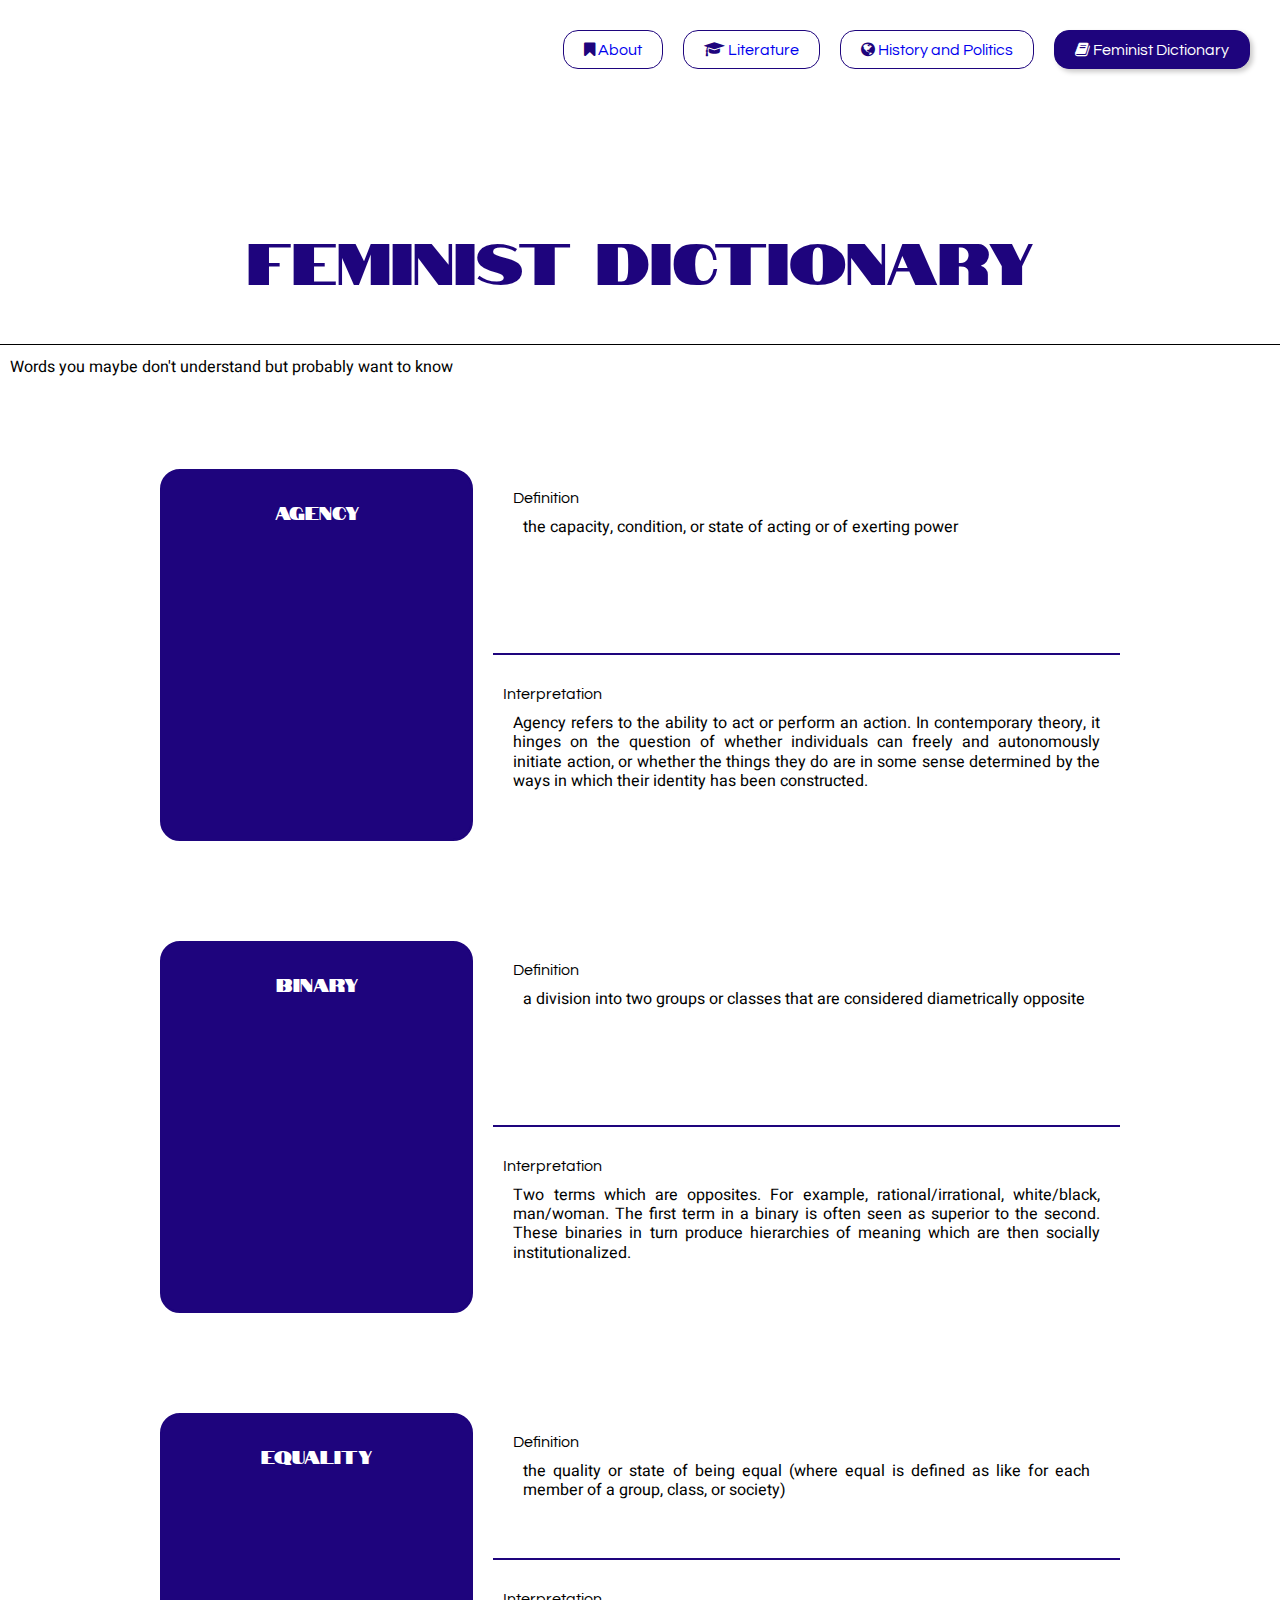
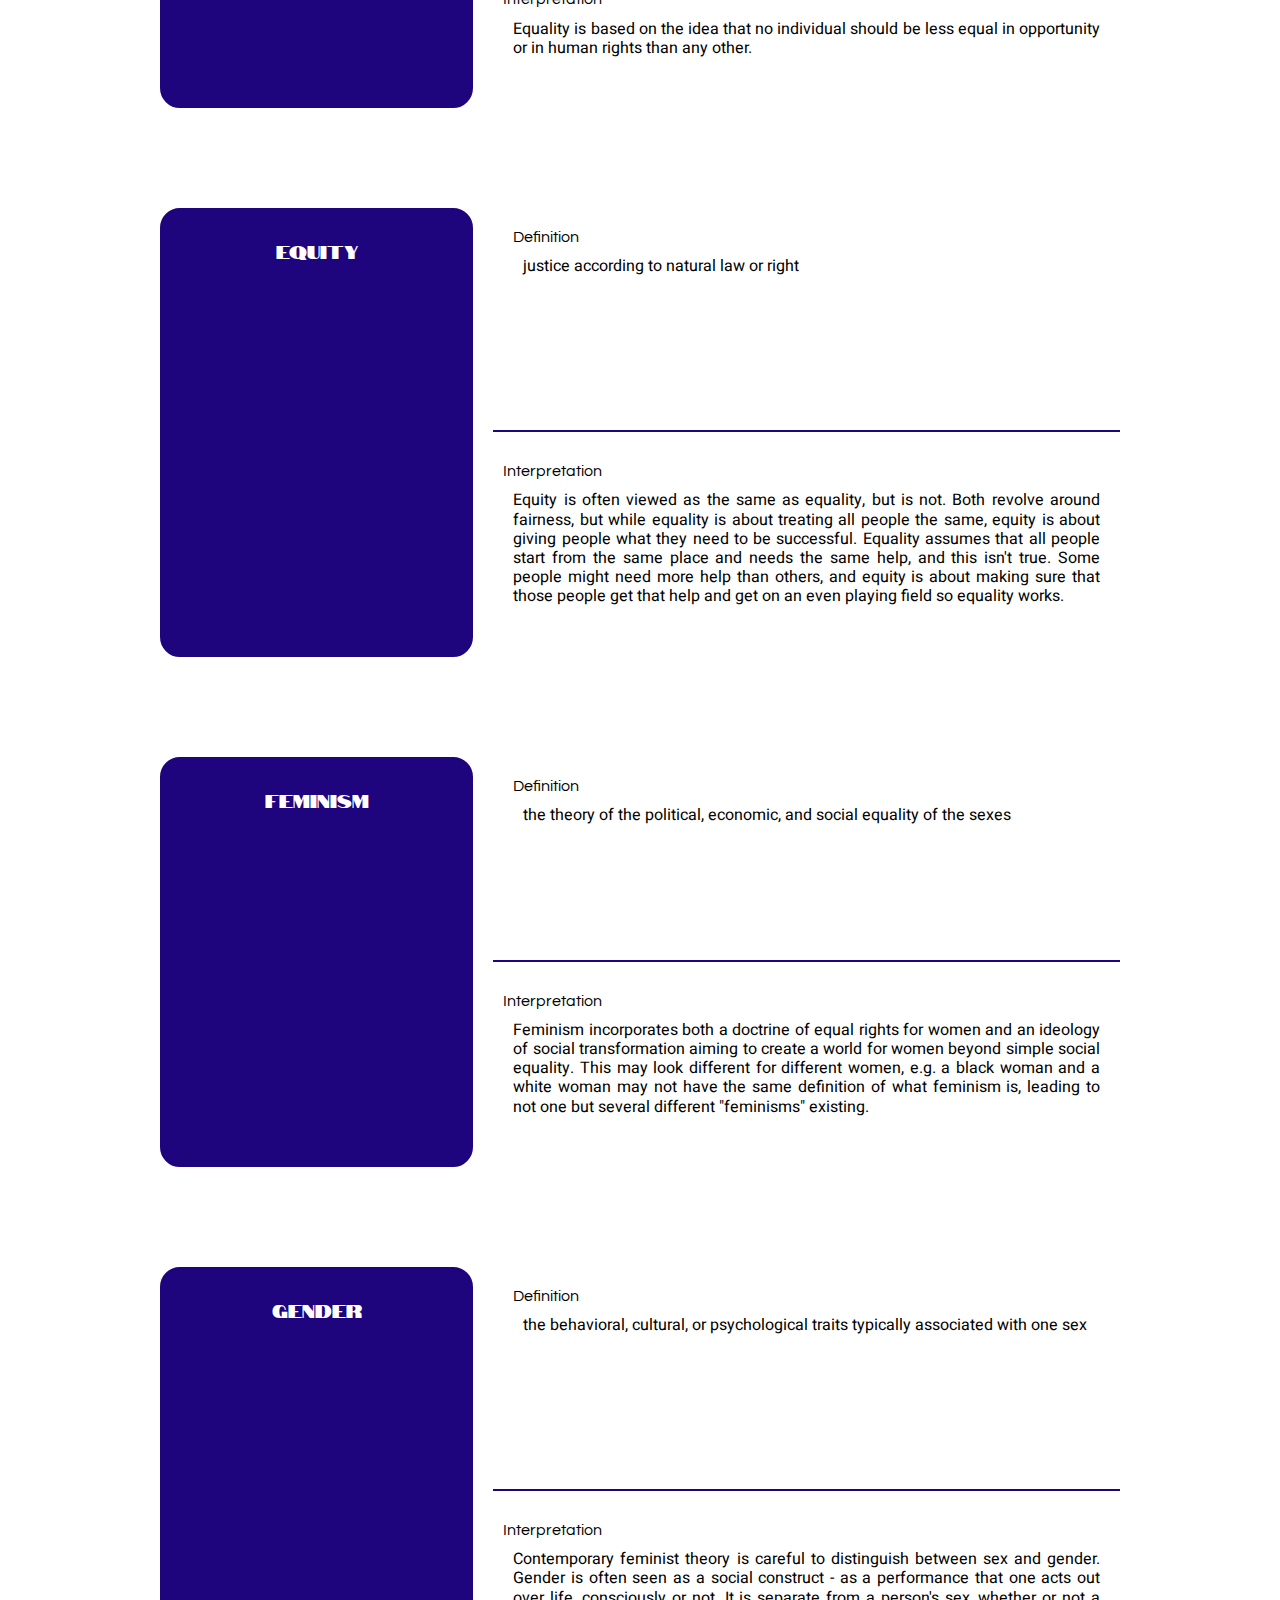
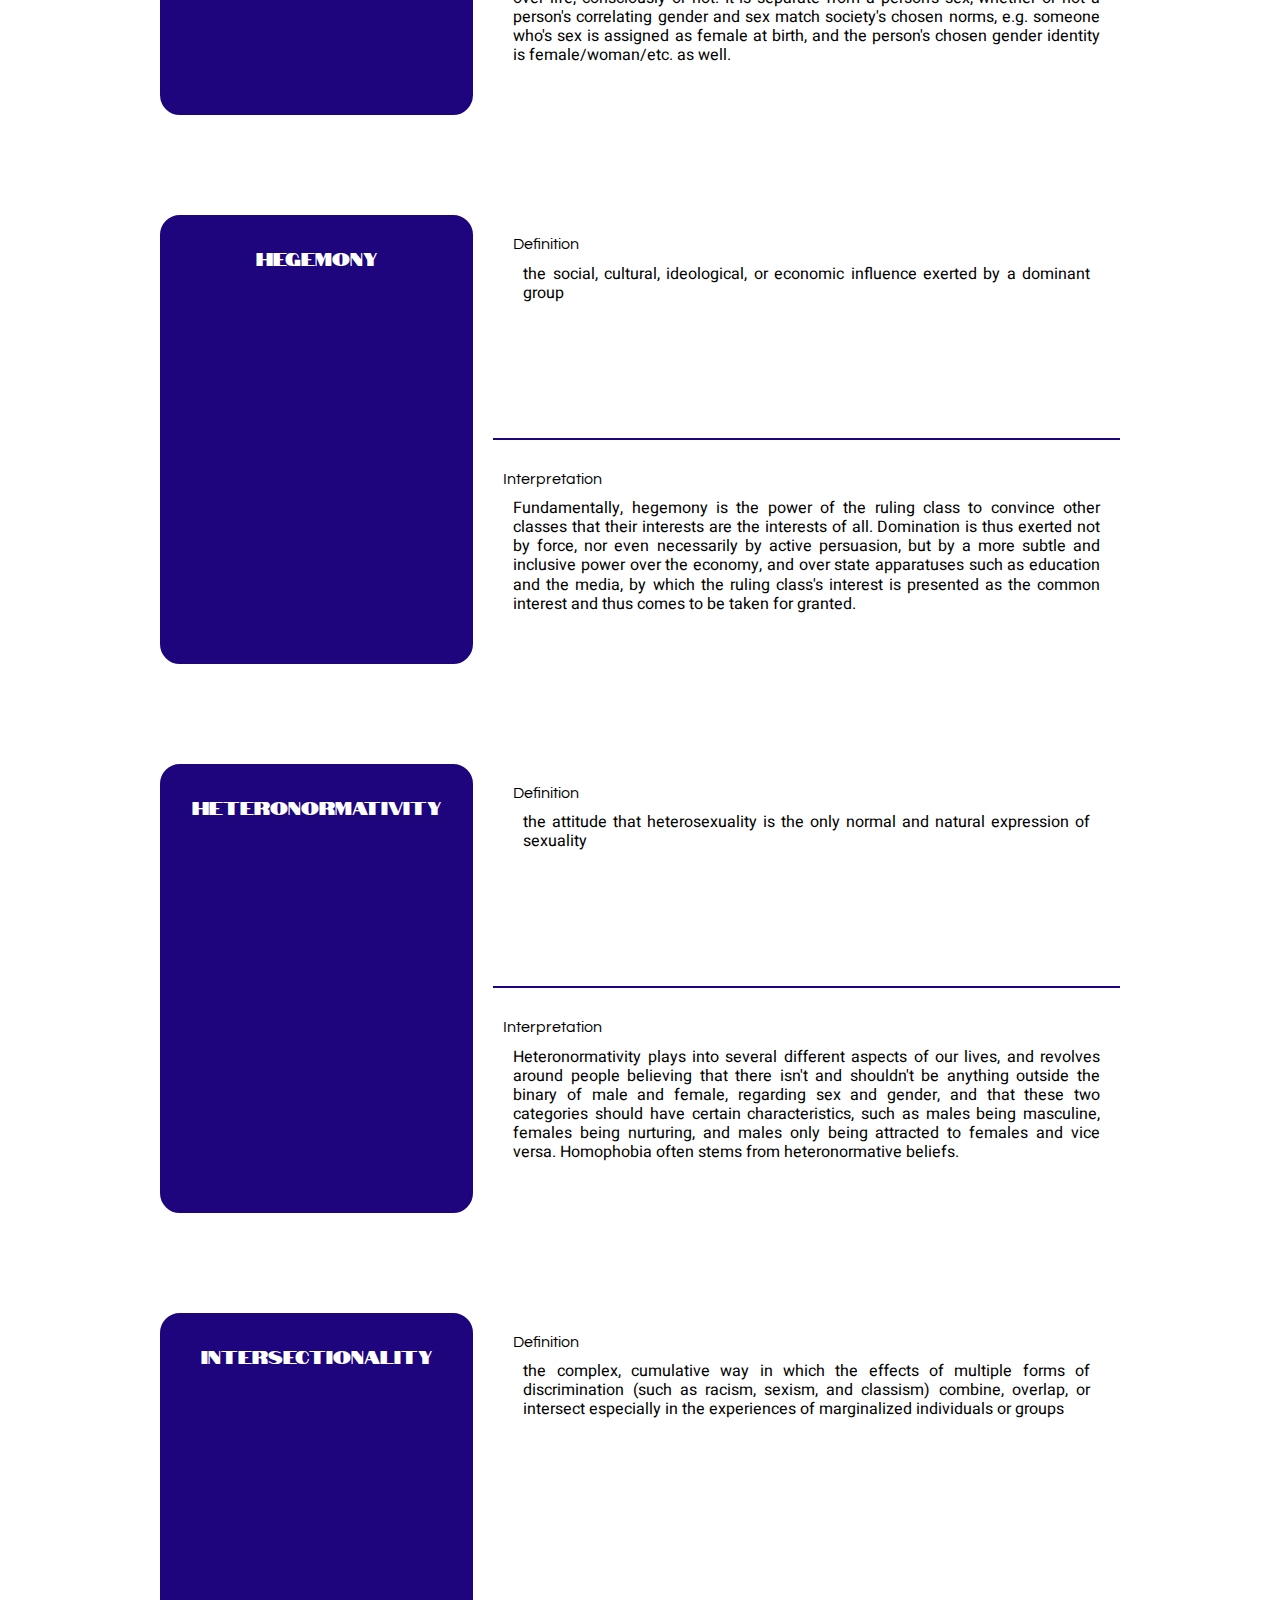
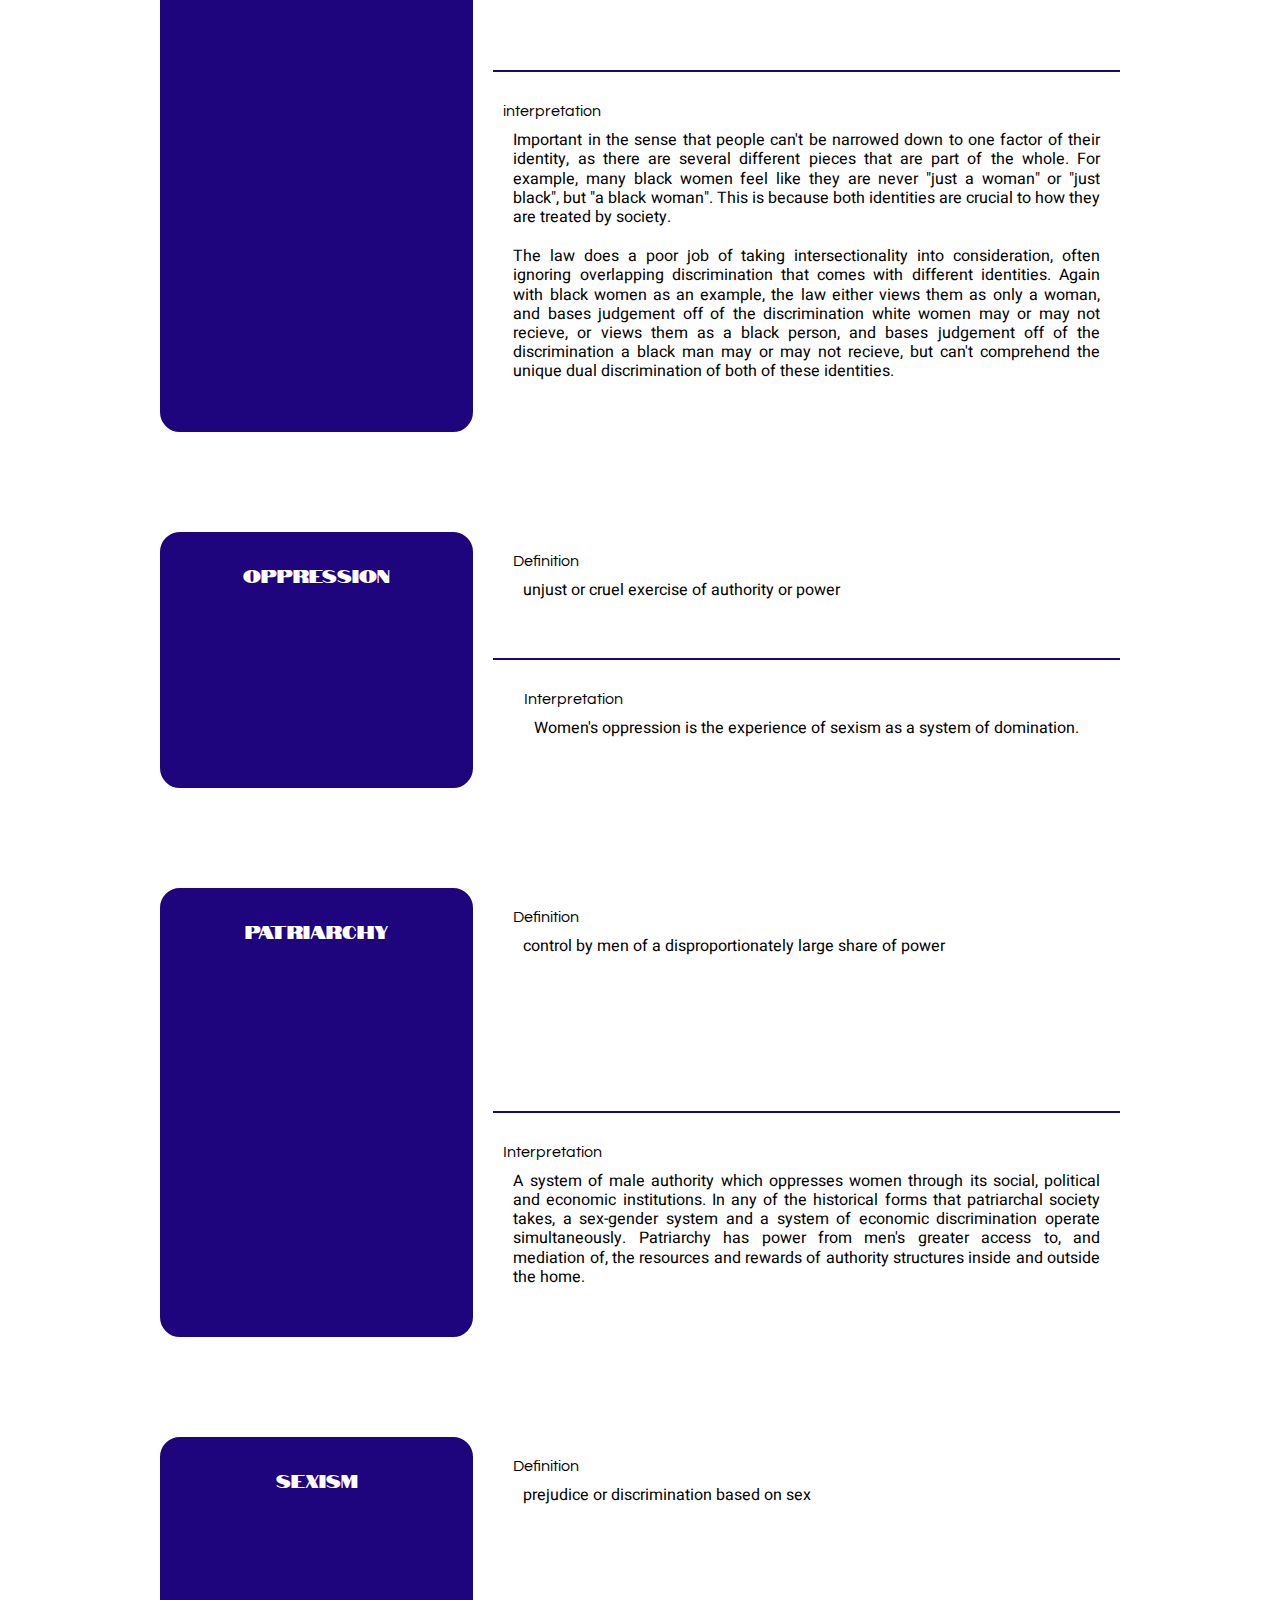
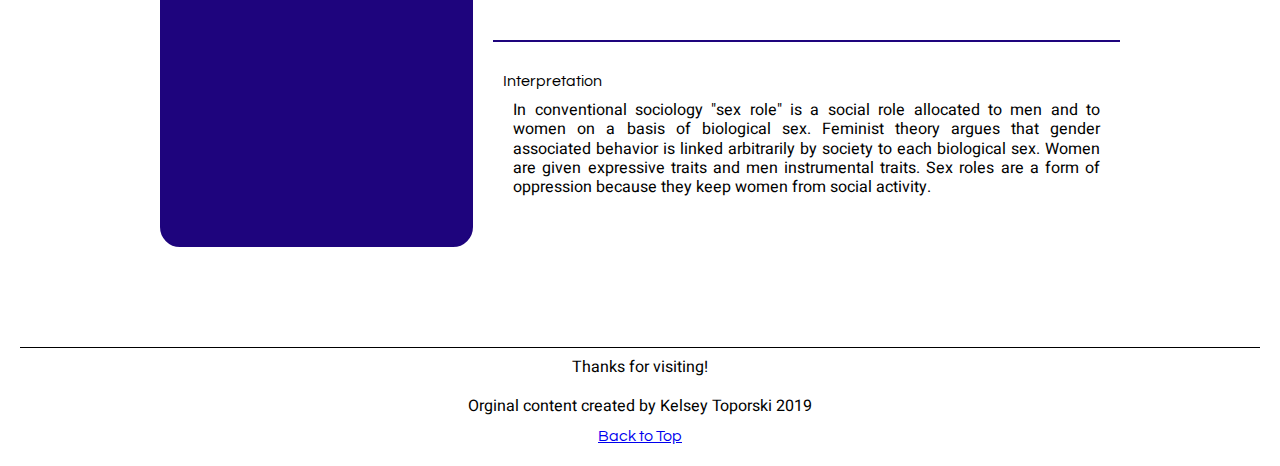
<file: femdict.html>
<!DOCTYPE html>
<html lang="en">
<head>
  <meta charset="UTF-8">

  <meta name="viewport" content="width=device-width, initial-scale=1.0">

  <!-- connects to the stylesheets -->
  <link rel="stylesheet" href="css/reset.css">
  <link rel="stylesheet" href="css/style.css">

  <!-- connect to a Google font -->
  <link href="https://fonts.googleapis.com/css?family=Monoton" rel="stylesheet">
  <link href="https://fonts.googleapis.com/css?family=Notable" rel="stylesheet">
  <link href="https://fonts.googleapis.com/css?family=Poppins" rel="stylesheet">
  <link href="https://fonts.googleapis.com/css?family=Questrial" rel="stylesheet">
  <link href="https://fonts.googleapis.com/css?family=Heebo" rel="stylesheet">
  <!-- connect to a Font Aweseom font -->
  <link rel="stylesheet" href="https://cdnjs.cloudflare.com/ajax/libs/font-awesome/4.7.0/css/font-awesome.min.css">
  <!-- connect to a favicon -->

  <title>Women's Web - Dictionary</title>
</head>

<body>
  <header>
    <nav>
        <ul>
          <li><a href="index.html"><i class="fa fa-bookmark"></i> About</a></li>
          <li><a href="literature.html"><i class="fa fa-graduation-cap"></i> Literature</a></li>
          <li><a href="history.html"><i class="fa fa-globe"></i> History and Politics</a></li>
          <li><a class="current" href="femdict.html"><i class="fa fa-book active"></i> Feminist Dictionary</a></li>
        </ul>
    </nav>
      <!-- definitions from meriam webster -->
      <!-- interpretations from
            The Dictionary of Feminist Theory - Maggie Humm,
            Key Concepts In Post-Colonial Studies - Ashcroft, Bill, Gareth Griffiths, and Helen Tiffin,
            or myself -->
      <!-- interpretation of equity from https://everydayfeminism.com/2014/09/equality-is-not-enough/ -->
    <h1>Feminist Dictionary</h1>
    <p>Words you maybe don't understand but probably want to know</p>

  </header>

  <main>

      <!-- definitions from meriam webster -->
      <!-- interpretations from
            The Dictionary of Feminist Theory - Maggie Humm,
            Key Concepts In Post-Colonial Studies - Ashcroft, Bill, Gareth Griffiths, and Helen Tiffin,
            or myself -->
      <!-- interpretation of equity from https://everydayfeminism.com/2014/09/equality-is-not-enough/ -->

      <dl>
        <div class = "dict">
        <dt>Agency</dt>
        <div class = "dictcard1">
        <dd>Definition
          <p>
            the capacity, condition, or state of acting or of exerting power
          </p>
        </div>
        <div class = "dictcard2">
        <dd>Interpretation
          <p>
            Agency refers to the ability to act or perform an action. In contemporary theory, it hinges on the question of whether individuals can freely and autonomously initiate action, or whether the things they do are in some sense determined by the ways in which their identity has been constructed.
          </p>
        </div>
        </div>
        
        <div class = "dict">
        <dt>Binary</dt>
        <div class = "dictcard1">
        <dd>Definition
          <p>
            a division into two groups or classes that are considered diametrically opposite
          </p></dd>
        </div>
        <div class = "dictcard2">
        <dd>Interpretation
          <p>
            Two terms which are opposites. For example, rational/irrational, white/black, man/woman. The first term in a binary is often seen as superior to the second. These binaries in turn produce hierarchies of meaning which are then socially institutionalized.
          </p></dd>
        </div>
        </div>
        
        <div class = "dict">
        <dt>Equality</dt>
        <div class = "dictcard1">
        <dd>Definition
          <p>
            the quality or state of being equal (where equal is defined as like for each member of a group, class, or society)
          </p></dd>
        </div>
        <div class = "dictcard2">
        <dd>Interpretation
          <p>
            Equality is based on the idea that no individual should be less equal in opportunity or in human rights than any other.
          </p></dd>
        </div>
        </div>
          
        <div class = "dict">
        <dt>Equity</dt>
        <div class = "dictcard1">
        <dd>Definition
          <p>
            justice according to natural law or right
          </p></dd>
        </div>
        <div class = "dictcard2">
        <dd>Interpretation
          <p>
            Equity is often viewed as the same as equality, but is not. Both revolve around fairness, but while equality is about treating all people the same, equity is about giving people what they need to be successful. Equality assumes that all people start from the same place and needs the same help, and this isn't true. Some people might need more help than others, and equity is about making sure that those people get that help and get on an even playing field so equality works.
          </p></dd>
        </div>
        </div>
        
        <div class = "dict">
        <dt>Feminism</dt>
        <div class = "dictcard1">
        <dd>Definition
          <p>
            the theory of the political, economic, and social equality of the sexes
          </p></dd>
        </div>
        <div class = "dictcard2">
        <dd>Interpretation
          <p>
            Feminism incorporates both a doctrine of equal rights for women and an ideology of social transformation aiming to create a world for women beyond simple social equality. This may look different for different women, e.g. a black woman and a white woman may not have the same definition of what feminism is, leading to not one but several different "feminisms" existing.
          </p></dd>
        </div>
        </div>
        
        <div class = "dict">
        <dt>Gender</dt>
        <div class = "dictcard1">
        <dd>Definition
          <p>
            the behavioral, cultural, or psychological traits typically associated with one sex
          </p></dd>
        </div>
        <div class = "dictcard2">
        <dd>Interpretation
          <p>
            Contemporary feminist theory is careful to distinguish between sex and gender. Gender is often seen as a social construct - as a performance that one acts out over life, consciously or not. It is separate from a person's sex, whether or not a person's correlating gender and sex match society's chosen norms, e.g. someone who's sex is assigned as female at birth, and the person's chosen gender identity is female/woman/etc. as well.
          </p></dd>
        </div>
        </div>
        <div class = "dict">
        <dt>Hegemony</dt>
        <div class = "dictcard1">
        <dd>Definition
          <p>
            the social, cultural, ideological, or economic influence exerted by a dominant group
          </p></dd>
        </div>
        <div class = "dictcard2">
        <dd>Interpretation
          <p>
            Fundamentally, hegemony is the power of the ruling class to convince other classes that their interests are the interests of all.  Domination is thus exerted not by force, nor even necessarily by active persuasion, but by a more subtle and inclusive power over the economy, and over state apparatuses such as education and the media, by which the ruling class's interest is presented as the common interest and thus comes to be taken for granted.
          </p></dd>
        </div>
        </div>

        <div class = "dict">
        <dt>Heteronormativity</dt>
        <div class = "dictcard1">
        <dd>Definition
          <p>
            the attitude that heterosexuality is the only normal and natural expression of sexuality
          </p></dd>
        </div>
        <div class = "dictcard2">
        <dd>Interpretation
          <p>
            Heteronormativity plays into several different aspects of our lives, and revolves around people believing that there isn't and shouldn't be anything outside the binary of male and female, regarding sex and gender, and that these two categories should have certain characteristics, such as males being masculine, females being nurturing, and males only being attracted to females and vice versa. Homophobia often stems from heteronormative beliefs.
          </p></dd>
        </div>
        </div>

        <div class = "dict">
        <dt>Intersectionality</dt>
        <div class = "dictcard1">
        <dd>Definition
          <p>
            the complex, cumulative way in which the effects of multiple forms of discrimination (such as racism, sexism, and classism) combine, overlap, or intersect especially in the experiences of marginalized individuals or groups
          </p></dd>
        </div>
        <div class = "dictcard2">
        <dd>interpretation
          <p>
            Important in the sense that people can't be narrowed down to one factor of their identity, as there are several different pieces that are part of the whole. For example, many black women feel like they are never "just a woman" or "just black", but "a black woman". This is because both identities are crucial to how they are treated by society.
          </p>
          <p>
            The law does a poor job of taking intersectionality into consideration, often ignoring overlapping discrimination that comes with different identities. Again with black women as an example, the law either views them as only a woman, and bases judgement off of the discrimination white women may or may not recieve, or views them as a black person, and bases judgement off of the discrimination a black man may or may not recieve, but can't comprehend the unique dual discrimination of both of these identities.
          </p></dd>
        </div>
        </div>
        
        <div class = "dict">
        <dt>Oppression</dt>
        <div class = "dictcard1">
        <dd>Definition
          <p>
            unjust or cruel exercise of authority or power
          </p></dd>
        </div>
        <div class = "dictcard2">
        <dd>Interpretation
          <p>
            Women's oppression is the experience of sexism as a system of domination.
          </p></dd>
        </div>
        </div>

        <div class = "dict">
        <dt>Patriarchy</dt>
        <div class = "dictcard1">
        <dd>Definition
          <p>
            control by men of a disproportionately large share of power
          </p></dd>
        </div>
        <div class = "dictcard2">
        <dd>Interpretation
          <p>
            A system of male authority which oppresses women through its social, political and economic institutions. In any of the historical forms that patriarchal society takes, a sex-gender system and a system of economic discrimination operate simultaneously. Patriarchy has power from men's greater access to, and mediation of, the resources and rewards of authority structures inside and outside the home.
          </p></dd>
        </div>
        </div>

        <div class = "dict">
        <dt>Sexism</dt>
        <div class = "dictcard1">
        <dd>Definition
          <p>
            prejudice or discrimination based on sex
          </p></dd>
        </div>
        <div class = "dictcard2">
        <dd>Interpretation
          <p>
            In conventional sociology "sex role" is a social role allocated to men and to women on a basis of biological sex. Feminist theory argues that gender associated behavior is linked arbitrarily by society to each biological sex. Women are given expressive traits and men instrumental traits. Sex roles are a form of oppression because they keep women from social activity.
          </p></dd>
        </div>
        </div>
      </dl>

    </main>

    <footer>
      <p class="thanks">
        Thanks for visiting! <i class="far fa-grin"></i>
      </p>
      <p>Orginal content created by Kelsey Toporski 2019</p>

      <a href="#top" class="tops">Back to Top</a>
    </footer>

</body>
</html>
</file>
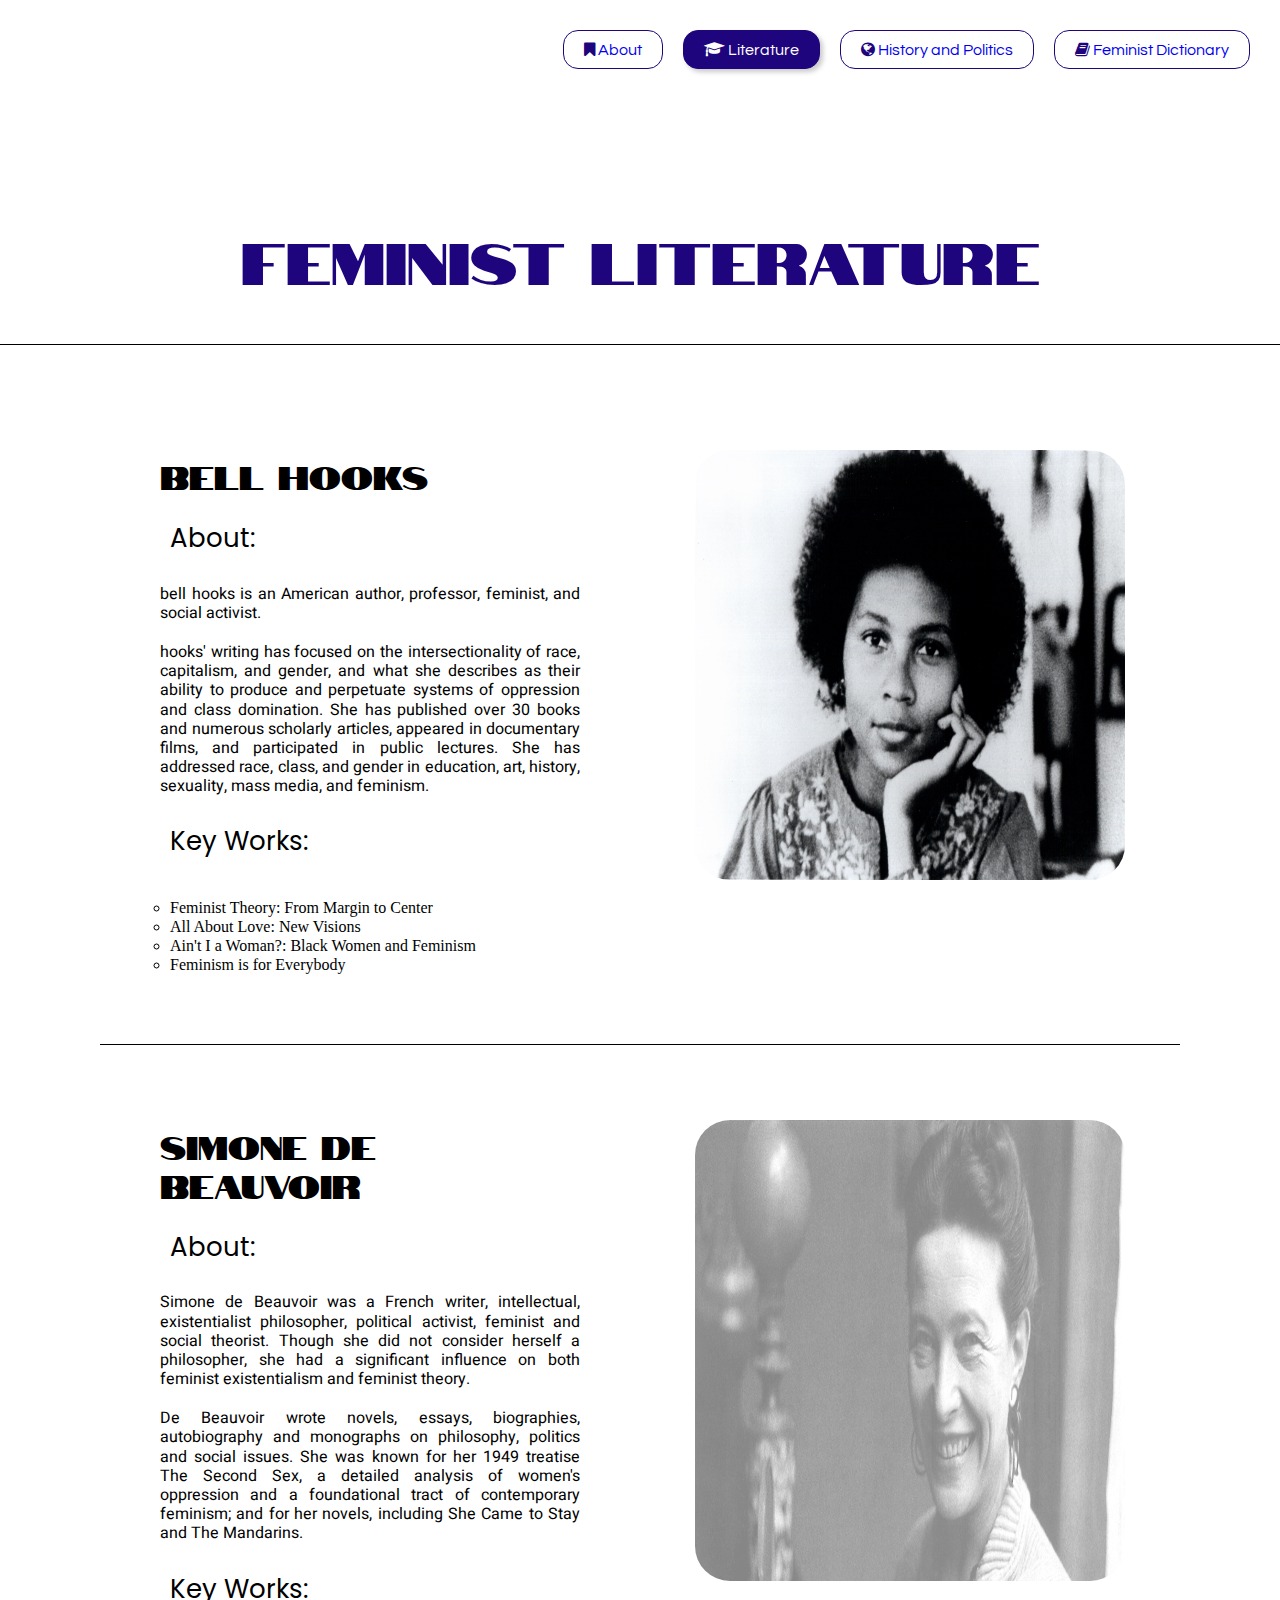
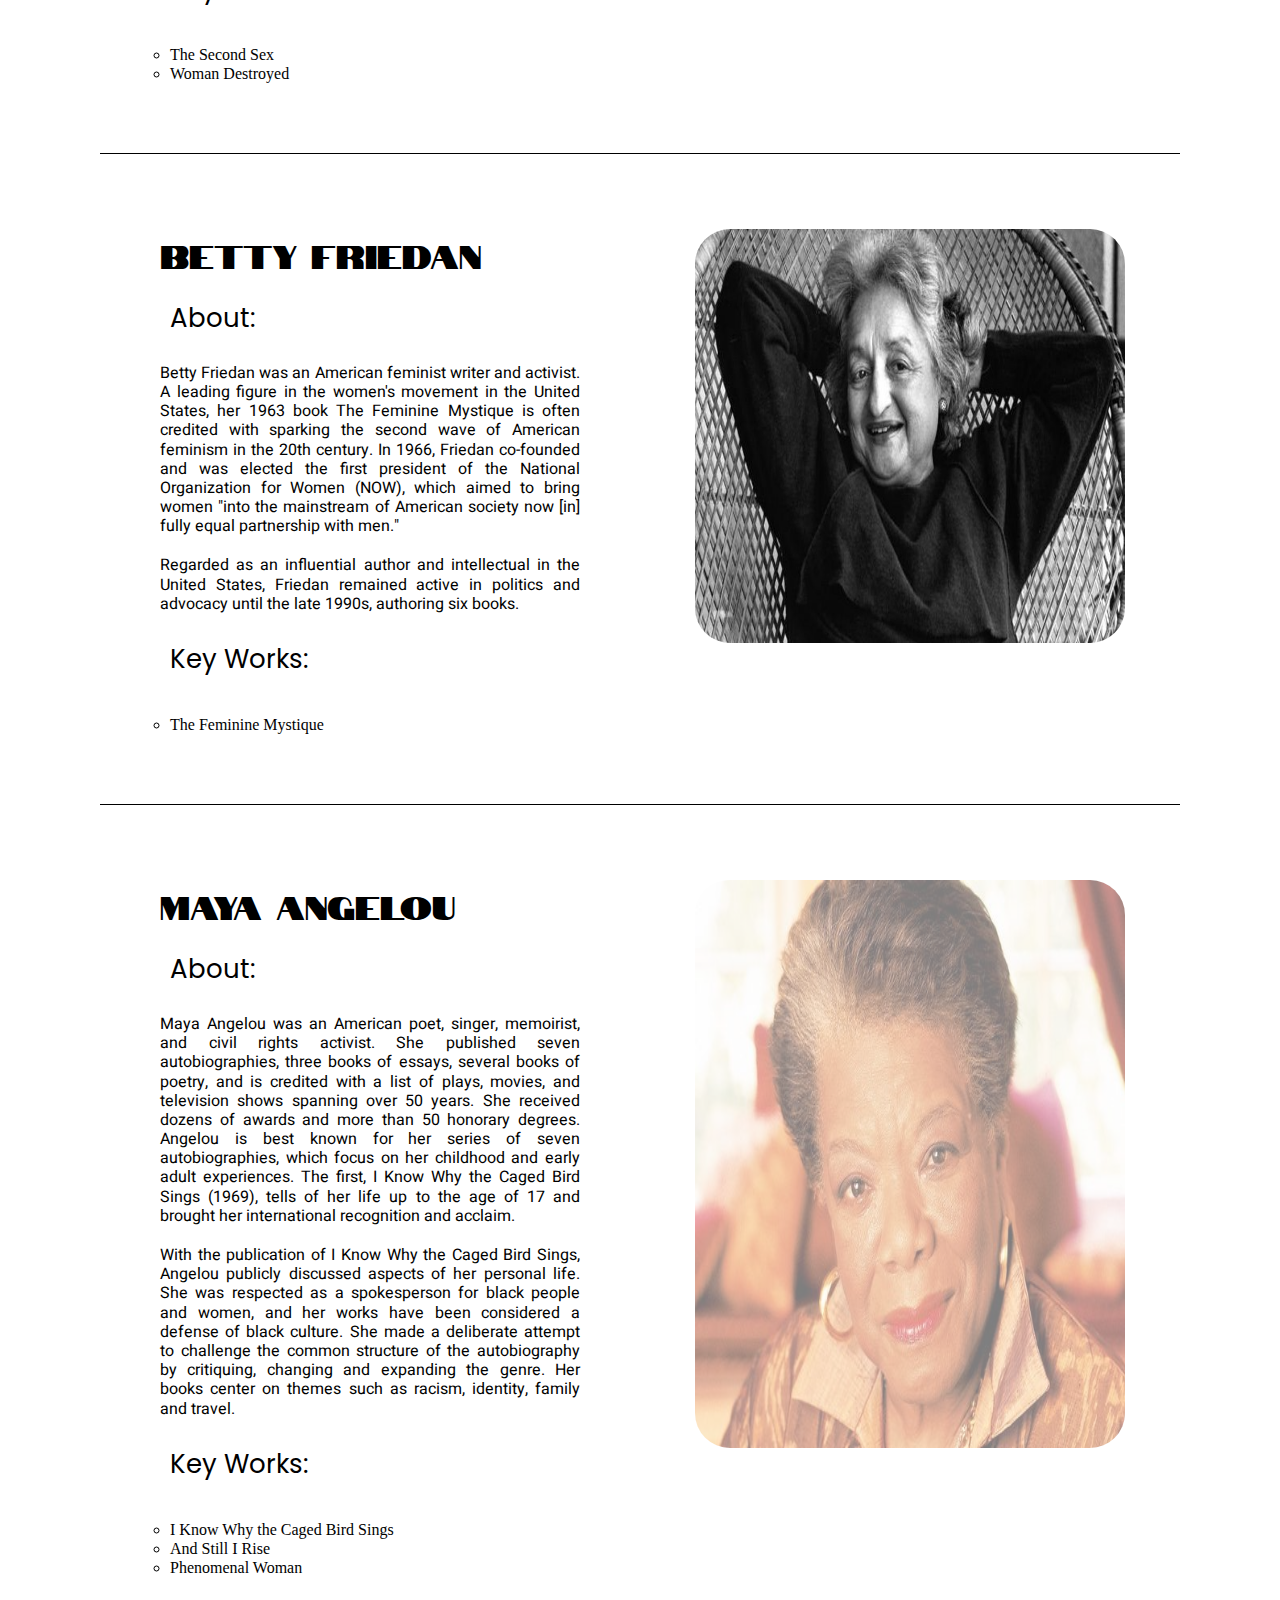
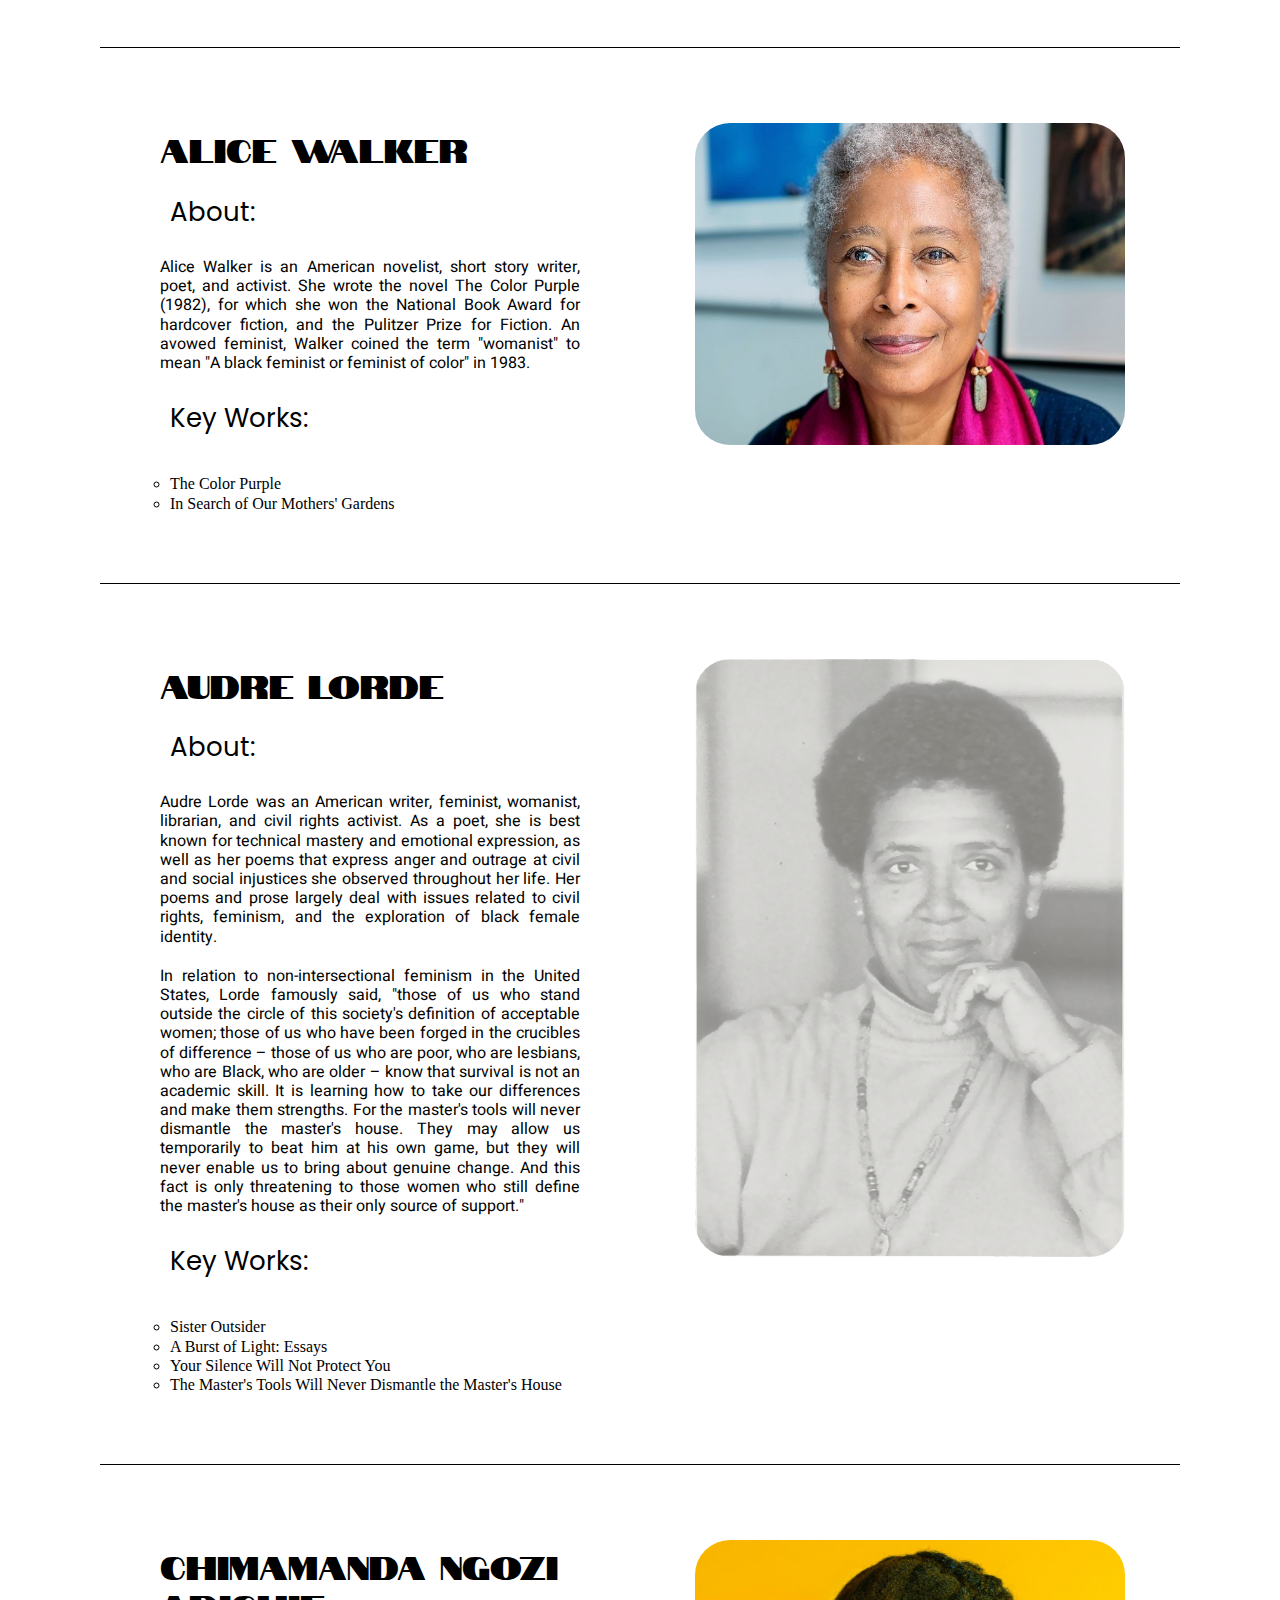
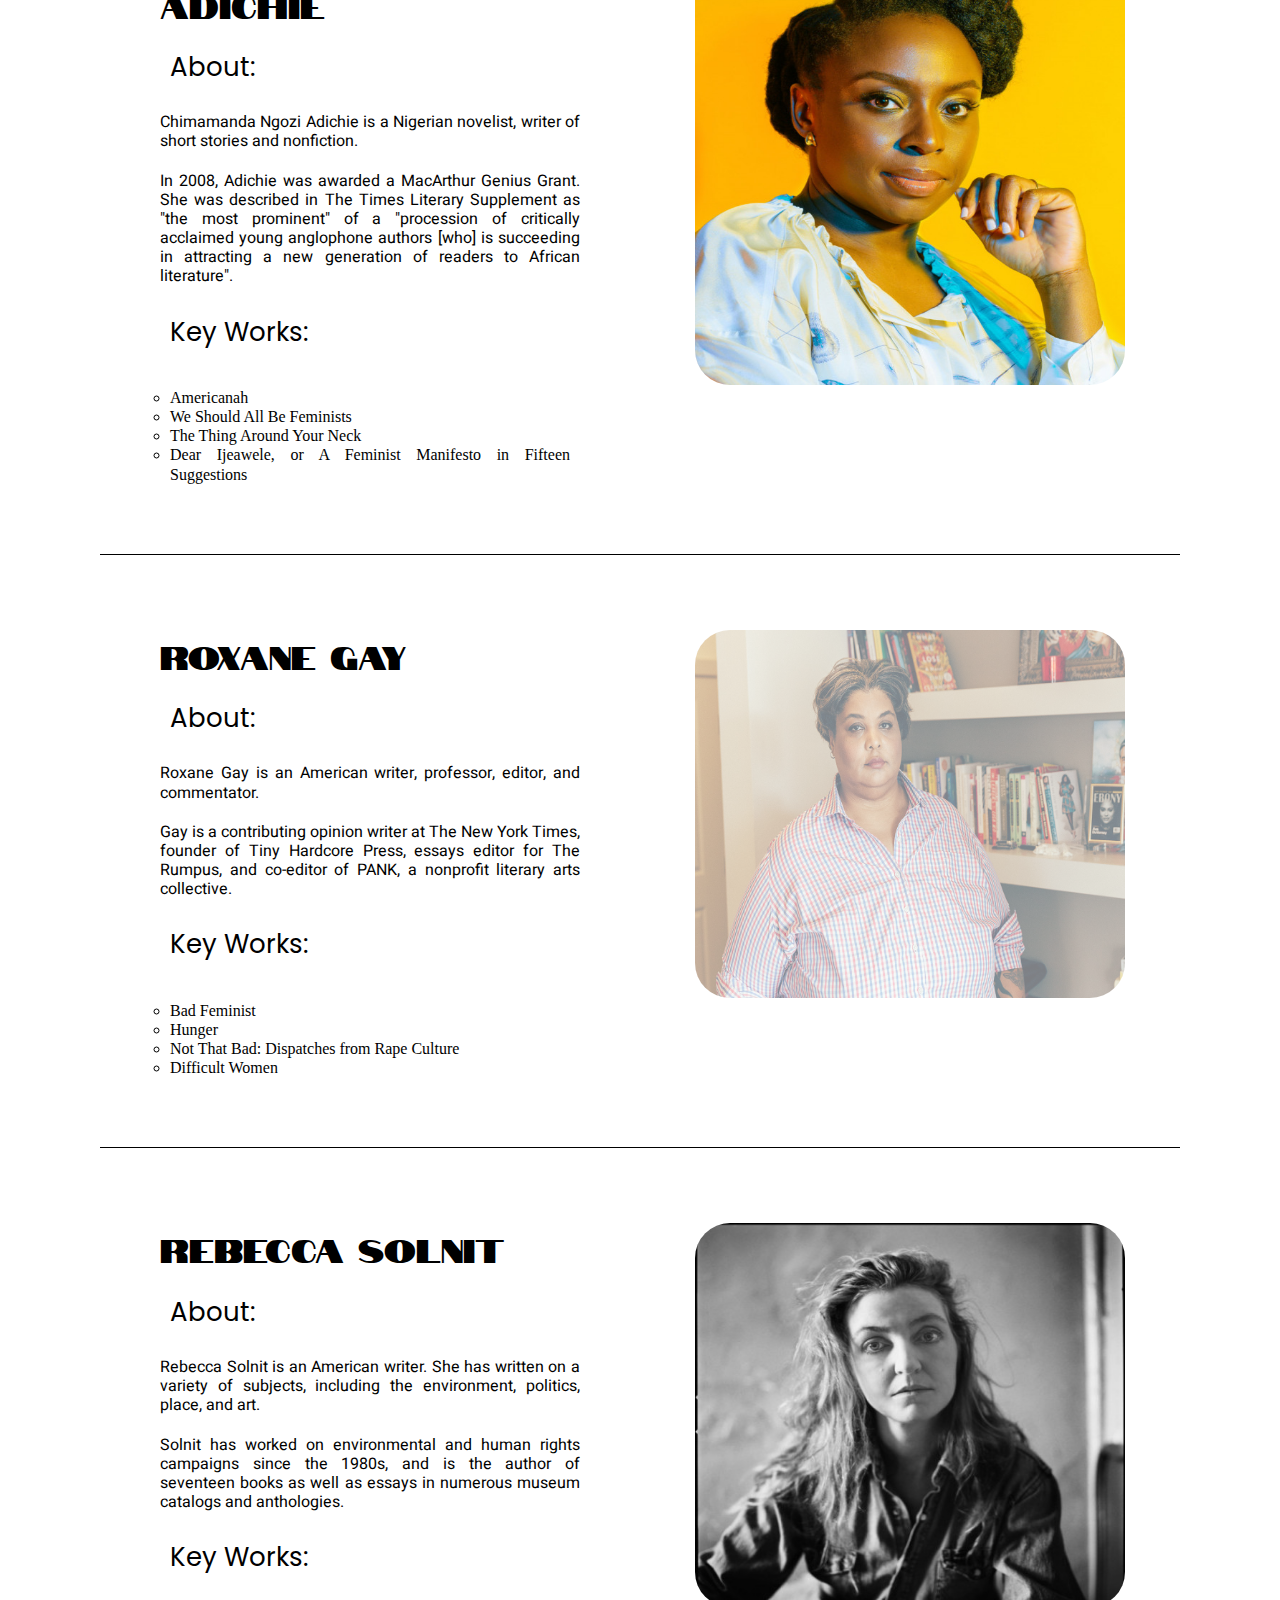
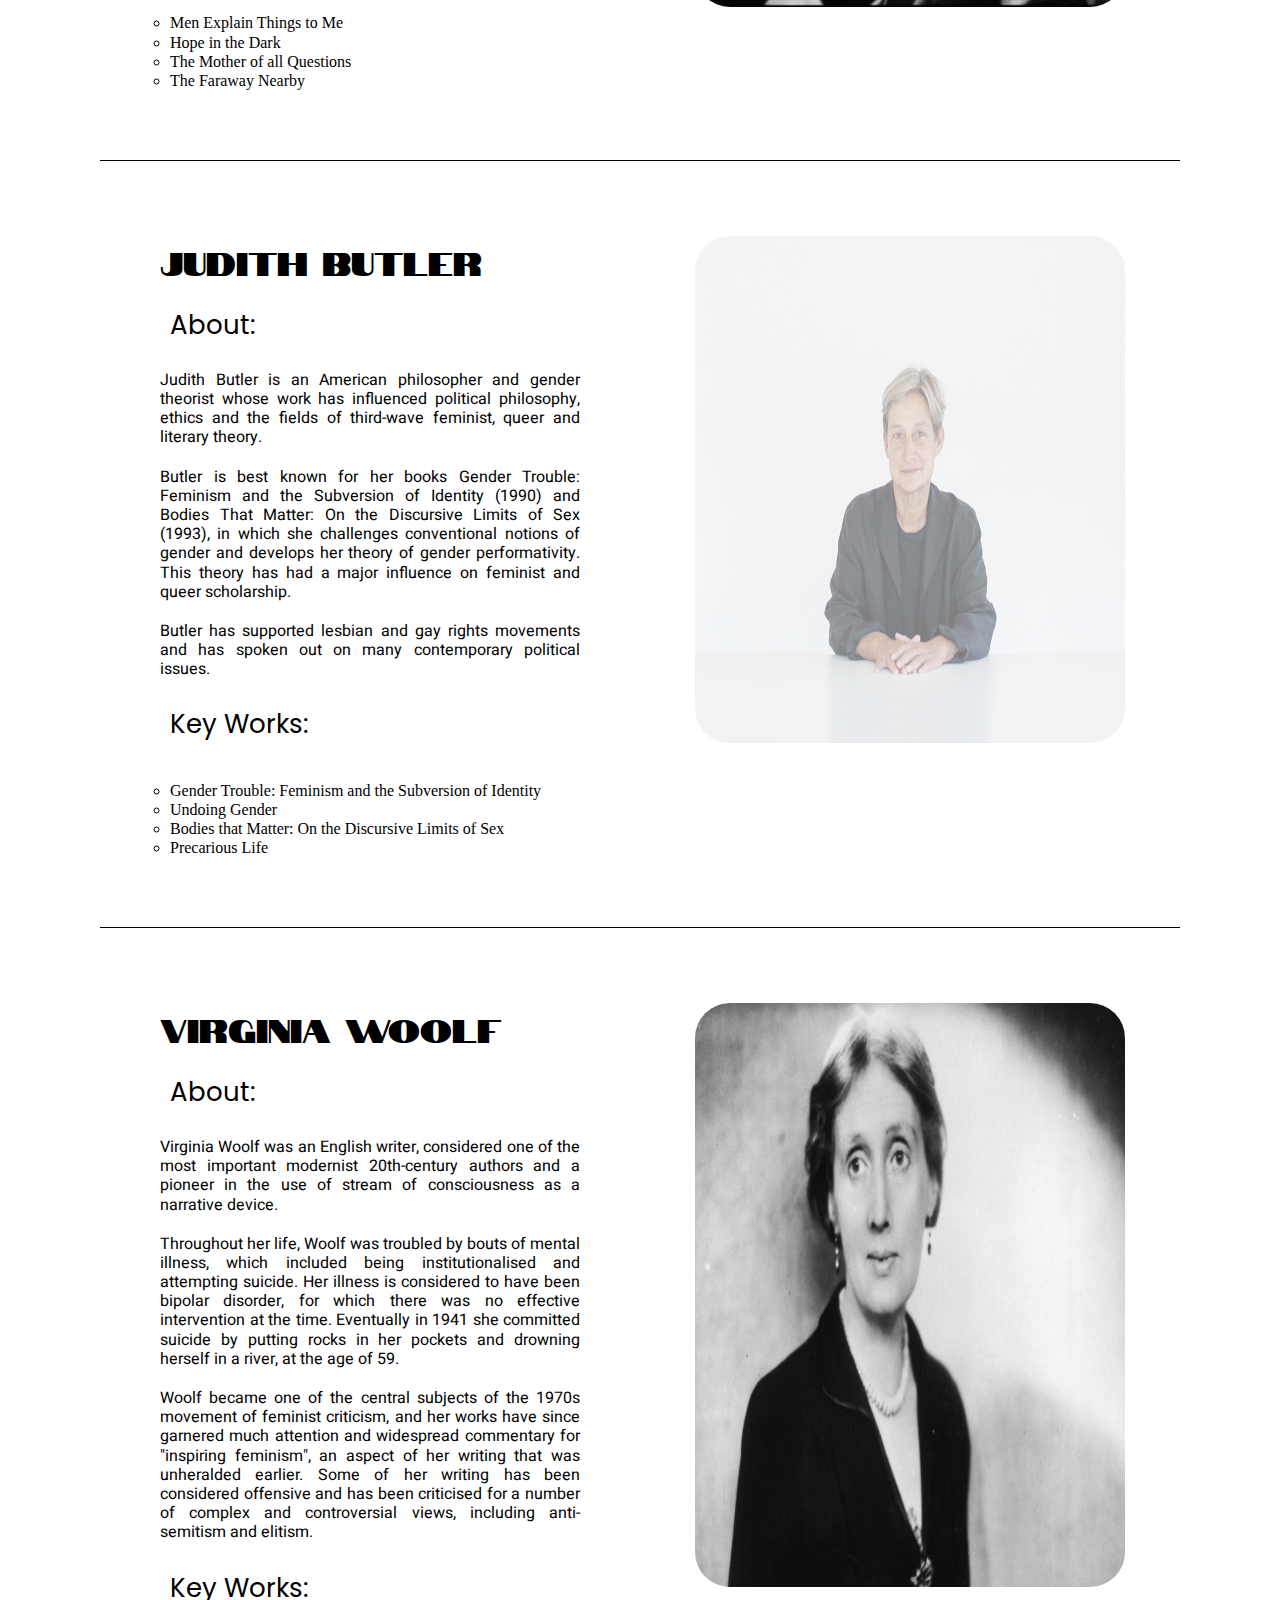
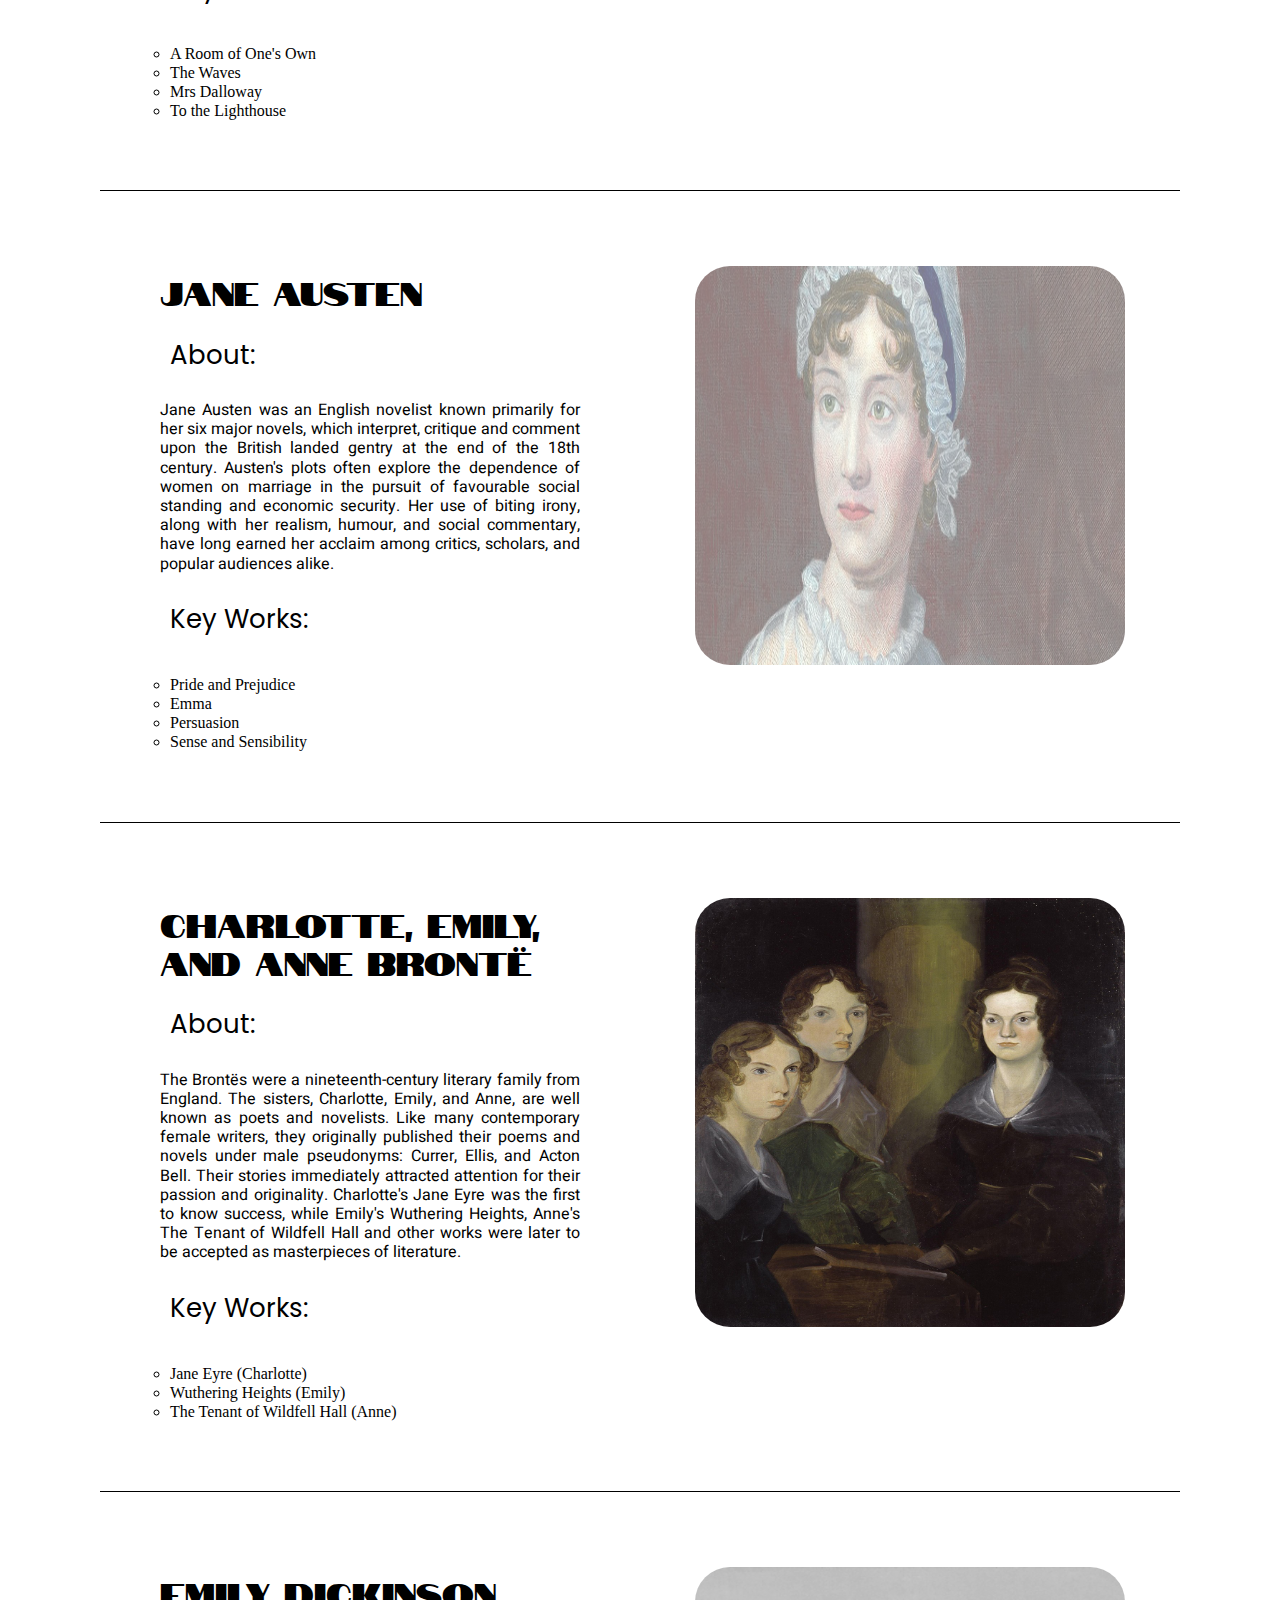
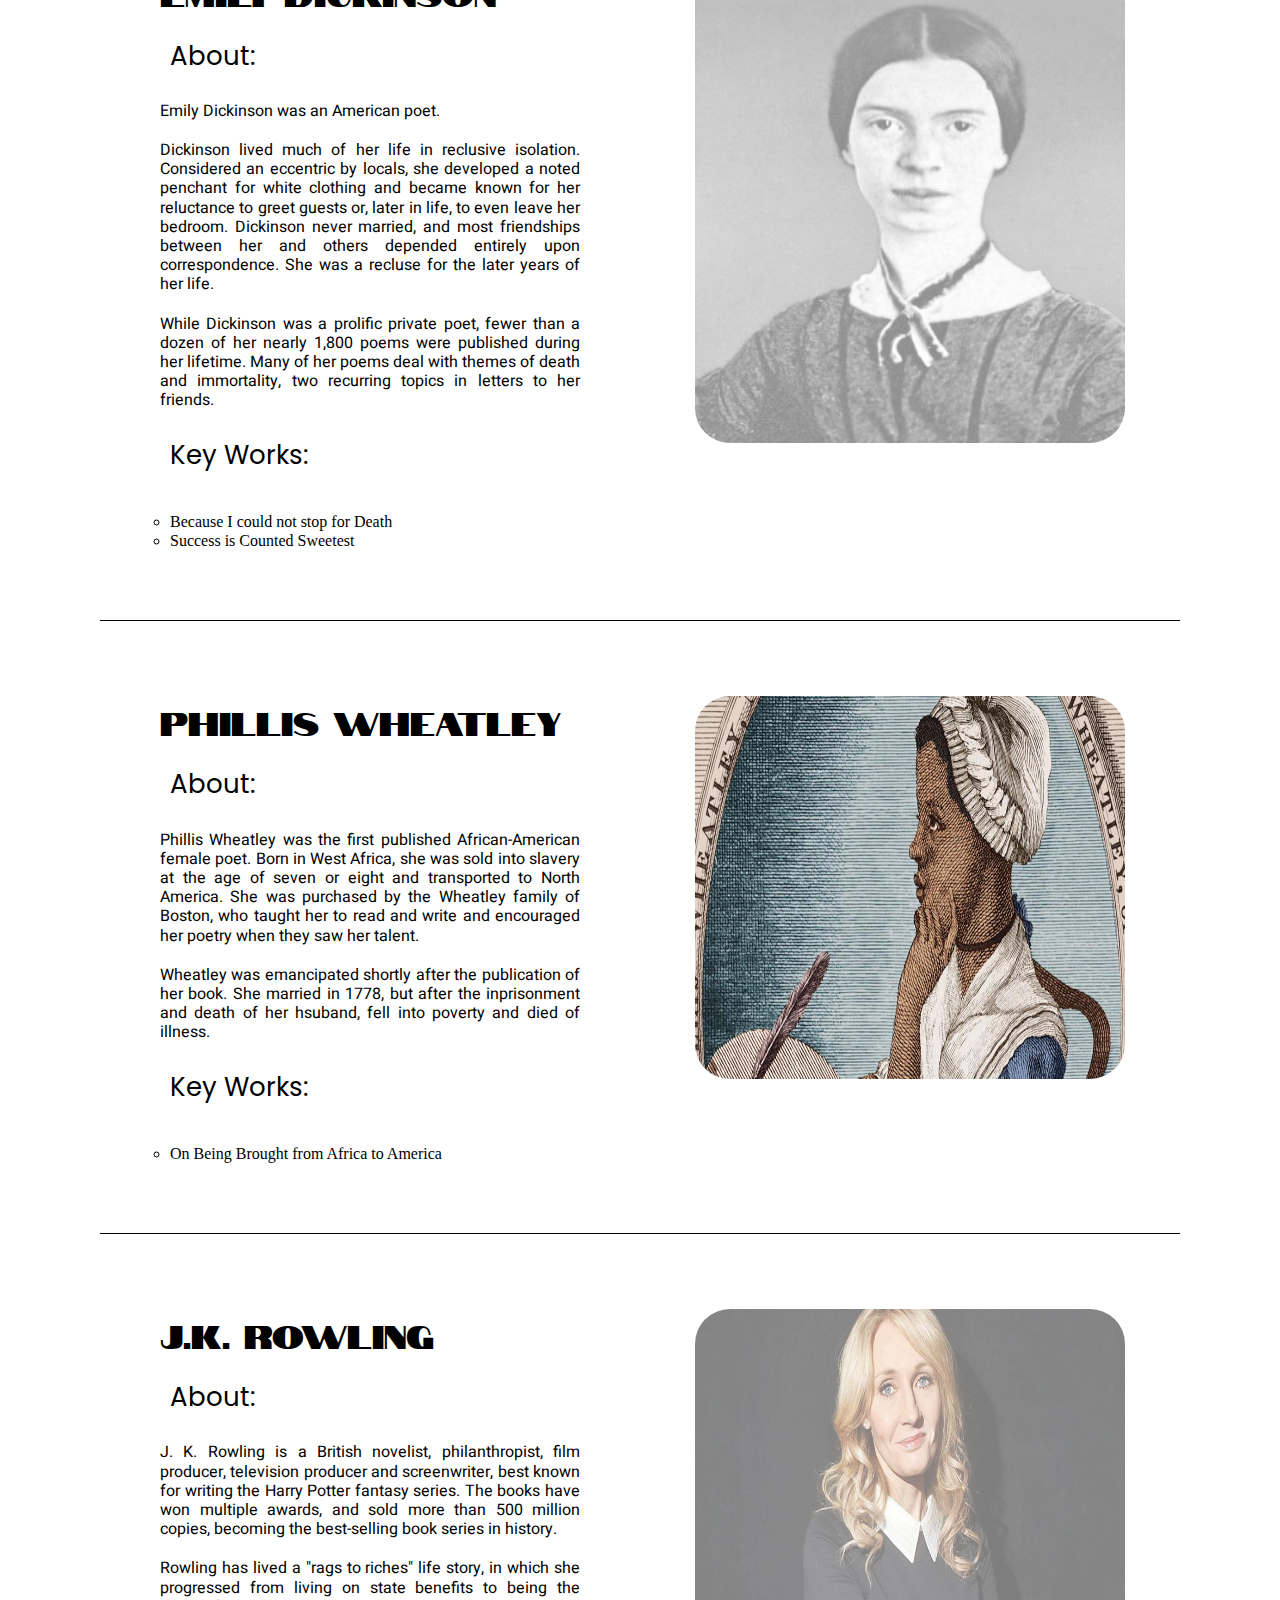
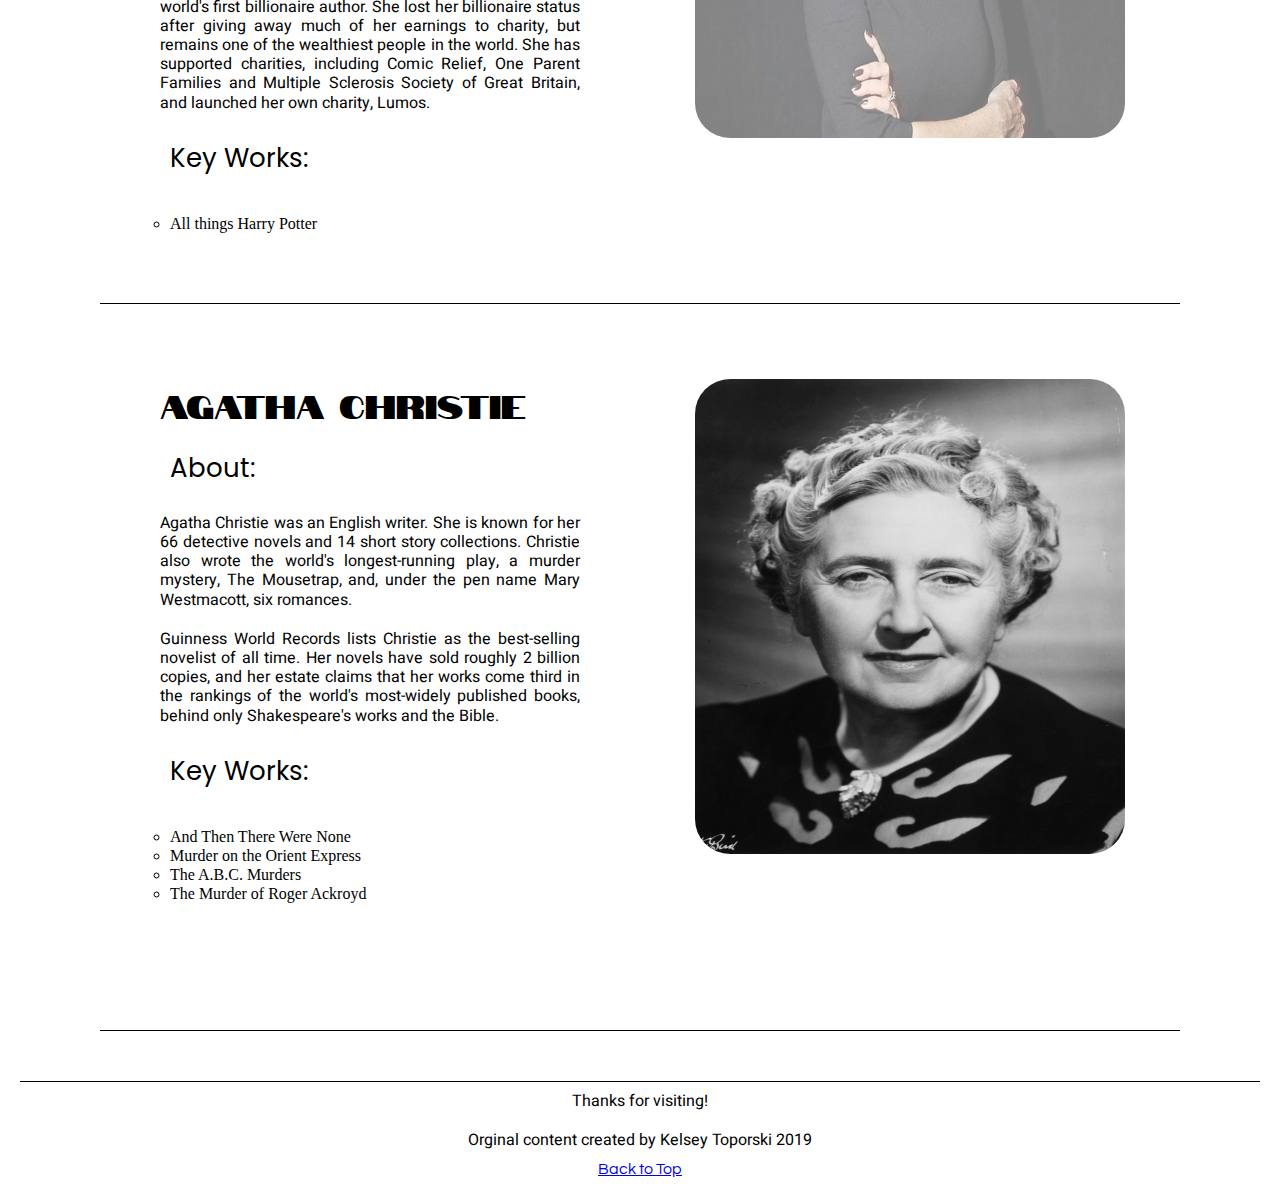
<file: literature.html>
<!DOCTYPE html>
<html lang="en">
<head>
  <meta charset="UTF-8">

  <meta name="viewport" content="width=device-width, initial-scale=1.0">

  <!-- connects to the stylesheets -->
  <link rel="stylesheet" href="css/reset.css">
  <link rel="stylesheet" href="css/style.css">
  <!-- connect to a Google font -->  
  <link href="https://fonts.googleapis.com/css?family=Monoton" rel="stylesheet">
  <link href="https://fonts.googleapis.com/css?family=Notable" rel="stylesheet">
  <link href="https://fonts.googleapis.com/css?family=Poppins" rel="stylesheet">
  <link href="https://fonts.googleapis.com/css?family=Questrial" rel="stylesheet">
  <link href="https://fonts.googleapis.com/css?family=Heebo" rel="stylesheet">

  <!-- connect to a Font Aweseom font -->
  <link rel="stylesheet" href="https://cdnjs.cloudflare.com/ajax/libs/font-awesome/4.7.0/css/font-awesome.min.css">
  <!-- connect to a favicon -->

  <title>Women's Web - Literature</title>
</head>

<body>
  <header>
    <nav>
        <ul>
          <li><a href="index.html"><i class="fa fa-bookmark"></i> About</a></li>
          <li><a class="current" href="literature.html"><i class="fa fa-graduation-cap active"></i> Literature</a></li>
          <li><a href="history.html"><i class="fa fa-globe"></i> History and Politics</a></li>
          <li><a href="femdict.html"><i class="fa fa-book"></i> Feminist Dictionary</a></li>
        </ul>
    </nav>
      <!-- definitions from meriam webster -->
      <!-- interpretations from
            The Dictionary of Feminist Theory - Maggie Humm,
            Key Concepts In Post-Colonial Studies - Ashcroft, Bill, Gareth Griffiths, and Helen Tiffin,
            or myself -->
      <!-- interpretation of equity from https://everydayfeminism.com/2014/09/equality-is-not-enough/ -->

    <h1>Feminist Literature</h1>
  </header>

  <main class= "container" id= "container">

    <div class = "row">
      <div class = "column">
      <h2>Bell hooks</h2>
      <h3>About:</h3>
        <p>
          bell hooks is an American author, professor, feminist, and social activist.
        </p>
        <p>
          hooks' writing has focused on the intersectionality of race, capitalism, and gender, and what she describes as their ability to produce and perpetuate systems of oppression and class domination. She has published over 30 books and numerous scholarly articles, appeared in documentary films, and participated in public lectures. She has addressed race, class, and gender in education, art, history, sexuality, mass media, and feminism.
        </p>
      <h3>Key Works:</h3>
        <ul>
          <li>Feminist Theory: From Margin to Center</li>
          <li>All About Love: New Visions</li>
          <li>Ain't I a Woman?: Black Women and Feminism</li>
          <li>Feminism is for Everybody</li>
        </ul>
      </div>
        <div class = "column">
        <img src="images/bell_hooks.jpg"  width="200" alt="Image of bell hooks">
        </div>
      </div>

      <div class = "row">
      <div class = "column">
      <h2>Simone de Beauvoir</h2>
      <h3>About:</h3>
        <p>
          Simone de Beauvoir was a French writer, intellectual, existentialist philosopher, political activist, feminist and social theorist. Though she did not consider herself a philosopher, she had a significant influence on both feminist existentialism and feminist theory.
        </p>
        <p>
          De Beauvoir wrote novels, essays, biographies, autobiography and monographs on philosophy, politics and social issues. She was known for her 1949 treatise The Second Sex, a detailed analysis of women's oppression and a foundational tract of contemporary feminism; and for her novels, including She Came to Stay and The Mandarins.
        </p>
      <h3>Key Works:</h3>
        <ul>
          <li>The Second Sex</li>
          <li>Woman Destroyed</li>
        </ul>
      </div>
      <div class = "column">
      <img src="images/simone_db.jpg"  width="200" alt="Image of Simone de Beauvoir">
    </div>
      </div>

      <div class = "row">
      
      <div class = "column">
        <h2>Betty Friedan</h2>
      <h3>About:</h3>
        <p>
          Betty Friedan was an American feminist writer and activist. A leading figure in the women's movement in the United States, her 1963 book The Feminine Mystique is often credited with sparking the second wave of American feminism in the 20th century. In 1966, Friedan co-founded and was elected the first president of the National Organization for Women (NOW), which aimed to bring women "into the mainstream of American society now [in] fully equal partnership with men."
        </p>
        <p>
          Regarded as an influential author and intellectual in the United States, Friedan remained active in politics and advocacy until the late 1990s, authoring six books.
        </p>
      <h3>Key Works:</h3>
        <ul>
          <li>The Feminine Mystique</li>
        </ul>
      </div>
        <div class = "column">
        <img src="images/betty_friedan.jpg"  width="200" alt="Image of Betty Friedan">
      </div>
      </div>

      <div class = "row">
      <div class = "column">
        <h2>Maya Angelou</h2>
      <h3>About:</h3>
        <p>
          Maya Angelou was an American poet, singer, memoirist, and civil rights activist. She published seven autobiographies, three books of essays, several books of poetry, and is credited with a list of plays, movies, and television shows spanning over 50 years. She received dozens of awards and more than 50 honorary degrees. Angelou is best known for her series of seven autobiographies, which focus on her childhood and early adult experiences. The first, I Know Why the Caged Bird Sings (1969), tells of her life up to the age of 17 and brought her international recognition and acclaim.
        </p>
        <p>
          With the publication of I Know Why the Caged Bird Sings, Angelou publicly discussed aspects of her personal life. She was respected as a spokesperson for black people and women, and her works have been considered a defense of black culture. She made a deliberate attempt to challenge the common structure of the autobiography by critiquing, changing and expanding the genre. Her books center on themes such as racism, identity, family and travel.
        </p>
      <h3>Key Works:</h3>
        <ul>
          <li>I Know Why the Caged Bird Sings</li>
          <li>And Still I Rise</li>
          <li>Phenomenal Woman</li>
        </ul>
        </div>
        <div class = "column">
        <img src="images/maya_angelou.jpg"  width="200" alt="Image of Maya Angelou">
        </div>
      </div>

      <!-- <script>
        alert("HI");
        console.log("hey good lookin");
      </script> -->

      <div class = "row">
      <div class = "column">
        <h2>Alice Walker</h2>
      <h3>About:</h3>
        <p>
          Alice Walker is an American novelist, short story writer, poet, and activist. She wrote the novel The Color Purple (1982), for which she won the National Book Award for hardcover fiction, and the Pulitzer Prize for Fiction. An avowed feminist, Walker coined the term "womanist" to mean "A black feminist or feminist of color" in 1983.
        </p>
      <h3>Key Works:</h3>
        <ul>
          <li>The Color Purple</li>
          <li>In Search of Our Mothers' Gardens</li>
        </ul>
        </div>
        <div class = "column">
        <img src="images/alice_walker.jpg"  width="200" alt="Image of Alice Walker">
        </div>
      </div>

      <div class = "row">
      <div class = "column">
      <h2>Audre Lorde</h2>
      <h3>About:</h3>
        <p>
          Audre Lorde was an American writer, feminist, womanist, librarian, and civil rights activist. As a poet, she is best known for technical mastery and emotional expression, as well as her poems that express anger and outrage at civil and social injustices she observed throughout her life. Her poems and prose largely deal with issues related to civil rights, feminism, and the exploration of black female identity.
        </p>
        <p>
          In relation to non-intersectional feminism in the United States, Lorde famously said, "those of us who stand outside the circle of this society's definition of acceptable women; those of us who have been forged in the crucibles of difference – those of us who are poor, who are lesbians, who are Black, who are older – know that survival is not an academic skill. It is learning how to take our differences and make them strengths. For the master's tools will never dismantle the master's house. They may allow us temporarily to beat him at his own game, but they will never enable us to bring about genuine change. And this fact is only threatening to those women who still define the master's house as their only source of support."
        </p>
      <h3>Key Works:</h3>
        <ul>
          <li>Sister Outsider</li>
          <li>A Burst of Light: Essays</li>
          <li>Your Silence Will Not Protect You</li>
          <li>The Master's Tools Will Never Dismantle the Master's House</li>
        </ul>
        </div>
        <div class = "column">
        <img src="images/audre_lorde.jpg"  width="200" alt="Image of Audre Lorde">
        </div>
      </div>

      <div class = "row">
      
      <div class = "column">
      <h2>Chimamanda Ngozi Adichie</h2>
      <h3>About:</h3>
        <p>
          Chimamanda Ngozi Adichie is a Nigerian novelist, writer of short stories and nonfiction.
        </p>
        <p>
          In 2008, Adichie was awarded a MacArthur Genius Grant. She was described in The Times Literary Supplement as "the most prominent" of a "procession of critically acclaimed young anglophone authors [who] is succeeding in attracting a new generation of readers to African literature".
        </p>
      <h3>Key Works:</h3>
        <ul>
          <li>Americanah</li>
          <li>We Should All Be Feminists</li>
          <li>The Thing Around Your Neck</li>
          <li>Dear Ijeawele, or A Feminist Manifesto in Fifteen Suggestions</li>
        </ul>
        </div>
        <div class = "column">
        <img src="images/chimamanda.jpg"  width="200" alt="Image of Chimamanda Ngozi Adichie">
        </div>
      </div>

      <div class = "row">
      
      <div class = "column">
      <h2>Roxane Gay</h2>
      <h3>About:</h3>
        <p>
          Roxane Gay is an American writer, professor, editor, and commentator.
        </p>
        <p>
          Gay is a contributing opinion writer at The New York Times, founder of Tiny Hardcore Press, essays editor for The Rumpus, and co-editor of PANK, a nonprofit literary arts collective.
        </p>
      <h3>Key Works:</h3>
        <ul>
          <li>Bad Feminist</li>
          <li>Hunger</li>
          <li>Not That Bad: Dispatches from Rape Culture</li>
          <li>Difficult Women</li>
        </ul>
      </div>
      <div class = "column">
      <img src="images/roxane_gay.jpg"  width="200" alt="Image of Roxane Gay">
      </div>
      </div>

      <div class = "row">
      <div class = "column">
      <h2>Rebecca Solnit</h2>
      <h3>About:</h3>
        <p>
          Rebecca Solnit is an American writer. She has written on a variety of subjects, including the environment, politics, place, and art.
        </p>
        <p>
          Solnit has worked on environmental and human rights campaigns since the 1980s, and is the author of seventeen books as well as essays in numerous museum catalogs and anthologies.
        </p>
      <h3>Key Works:</h3>
        <ul>
          <li>Men Explain Things to Me</li>
          <li>Hope in the Dark</li>
          <li>The Mother of all Questions</li>
          <li>The Faraway Nearby</li>
        </ul>
      </div>
      <div class = "column">
      <img src="images/rebecca_solnit.jpg"  width="200" alt="Image of Rebecca Solnit">
      </div>
      </div>

      <div class = "row">
      <div class = "column">
      <h2>Judith Butler</h2>
      <h3>About:</h3>
        <p>
          Judith Butler is an American philosopher and gender theorist whose work has influenced political philosophy, ethics and the fields of third-wave feminist, queer and literary theory.
        </p>
        <p>
          Butler is best known for her books Gender Trouble: Feminism and the Subversion of Identity (1990) and Bodies That Matter: On the Discursive Limits of Sex (1993), in which she challenges conventional notions of gender and develops her theory of gender performativity. This theory has had a major influence on feminist and queer scholarship.
        </p>
        <p>
          Butler has supported lesbian and gay rights movements and has spoken out on many contemporary political issues.
        </p>
      <h3>Key Works:</h3>
        <ul>
          <li>Gender Trouble: Feminism and the Subversion of Identity</li>
          <li>Undoing Gender</li>
          <li>Bodies that Matter: On the Discursive Limits of Sex</li>
          <li>Precarious Life</li>
        </ul>
       </div>
        <div class = "column">
        <img src="images/judith_butler.jpg"  width="200" alt="Image of Judith Butler">
        </div>
      </div>

      <div class = "row">
      <div class = "column">
        <h2>Virginia Woolf</h2>
      <h3>About:</h3>
        <p>
          Virginia Woolf was an English writer, considered one of the most important modernist 20th-century authors and a pioneer in the use of stream of consciousness as a narrative device.
        </p>
        <p>
          Throughout her life, Woolf was troubled by bouts of mental illness, which included being institutionalised and attempting suicide. Her illness is considered to have been bipolar disorder, for which there was no effective intervention at the time. Eventually in 1941 she committed suicide by putting rocks in her pockets and drowning herself in a river, at the age of 59.
        </p>
        <p>
          Woolf became one of the central subjects of the 1970s movement of feminist criticism, and her works have since garnered much attention and widespread commentary for "inspiring feminism", an aspect of her writing that was unheralded earlier. Some of her writing has been considered offensive and has been criticised for a number of complex and controversial views, including anti-semitism and elitism.
        </p>
      <h3>Key Works:</h3>
        <ul>
          <li>A Room of One's Own</li>
          <li>The Waves</li>
          <li>Mrs Dalloway</li>
          <li>To the Lighthouse</li>
        </ul>
        </div>
        <div class = "column">
        <img src="images/virginia_woolf.jpg"  width="200" alt="Image of Virginia Woolf">
        </div>
      </div>

      <div class = "row">
      <div class = "column">
      <h2>Jane Austen</h2>
      <h3>About:</h3>
        <p>
          Jane Austen was an English novelist known primarily for her six major novels, which interpret, critique and comment upon the British landed gentry at the end of the 18th century. Austen's plots often explore the dependence of women on marriage in the pursuit of favourable social standing and economic security. Her use of biting irony, along with her realism, humour, and social commentary, have long earned her acclaim among critics, scholars, and popular audiences alike.
        </p>
      <h3>Key Works:</h3>
        <ul>
          <li>Pride and Prejudice</li>
          <li>Emma</li>
          <li>Persuasion</li>
          <li>Sense and Sensibility</li>
        </ul>
        </div>
        <div class = "column">
        <img src="images/jane_austen.jpg"  width="200" alt="Image of Jane Austen">
        </div>
      </div>

      <div class = "row">
      <div class = "column">
      <h2>Charlotte, Emily, and Anne Brontë</h2>
      <h3>About:</h3>
        <p>
          The Brontës were a nineteenth-century literary family from England. The sisters, Charlotte, Emily, and Anne, are well known as poets and novelists. Like many contemporary female writers, they originally published their poems and novels under male pseudonyms: Currer, Ellis, and Acton Bell. Their stories immediately attracted attention for their passion and originality. Charlotte's Jane Eyre was the first to know success, while Emily's Wuthering Heights, Anne's The Tenant of Wildfell Hall and other works were later to be accepted as masterpieces of literature.
        </p>
      <h3>Key Works:</h3>
        <ul>
          <li>Jane Eyre (Charlotte)</li>
          <li>Wuthering Heights (Emily)</li>
          <li>The Tenant of Wildfell Hall (Anne)</li>
        </ul>
        </div>
        <div class = "column">
        <img src="images/bronte_sisters.jpg"  width="200" alt="Image of Charlotte, Emily, and Anne Brontë">
        </div>
      </div>

      <div class = "row">
      <div class = "column">
        <h2>Emily Dickinson</h2>
      <h3>About:</h3>
        <p>
          Emily Dickinson was an American poet.
        </p>
        <p>
          Dickinson lived much of her life in reclusive isolation. Considered an eccentric by locals, she developed a noted penchant for white clothing and became known for her reluctance to greet guests or, later in life, to even leave her bedroom. Dickinson never married, and most friendships between her and others depended entirely upon correspondence. She was a recluse for the later years of her life.
        </p>
        <p>
          While Dickinson was a prolific private poet, fewer than a dozen of her nearly 1,800 poems were published during her lifetime. Many of her poems deal with themes of death and immortality, two recurring topics in letters to her friends.
        </p>
      <h3>Key Works:</h3>
        <ul>
          <li>Because I could not stop for Death</li>
          <li>Success is Counted Sweetest</li>
        </ul>
      </div>
      <div class = "column">
        <img src="images/emily_d.jpg"  width="200" alt="Image of Emily Dickinson">
      </div>
      </div>

      <div class = "row">
      <div class = "column">
      <h2>Phillis Wheatley</h2>
      <h3>About:</h3>
        <p>
          Phillis Wheatley was the first published African-American female poet. Born in West Africa, she was sold into slavery at the age of seven or eight and transported to North America. She was purchased by the Wheatley family of Boston, who taught her to read and write and encouraged her poetry when they saw her talent.
        </p>
        <p>
          Wheatley was emancipated shortly after the publication of her book. She married in 1778, but after the inprisonment and death of her hsuband, fell into poverty and died of illness.
        </p>
      <h3>Key Works:</h3>
        <ul>
          <li>On Being Brought from Africa to America</li>
        </ul>
        </div>
      <div class = "column">
        <img src="images/phillis_w.jpg"  width="200" alt="Image of Phillis Wheatley">
        </div>
      </div>

      <div class = "row">
      <div class = "column">
        <h2>J.K. Rowling</h2>
      <h3>About:</h3>
        <p>
          J. K. Rowling is a British novelist, philanthropist, film producer, television producer and screenwriter, best known for writing the Harry Potter fantasy series. The books have won multiple awards, and sold more than 500 million copies, becoming the best-selling book series in history.
        </p>
        <p>
          Rowling has lived a "rags to riches" life story, in which she progressed from living on state benefits to being the world's first billionaire author. She lost her billionaire status after giving away much of her earnings to charity, but remains one of the wealthiest people in the world. She has supported charities, including Comic Relief, One Parent Families and Multiple Sclerosis Society of Great Britain, and launched her own charity, Lumos.
        </p>
      <h3>Key Works:</h3>
        <ul>
          <li>All things Harry Potter</li>
        </ul>
      </div>
      <div class = "column">
        <img src="images/jk_rowling.jpg"  width="200" alt="Image of J.K. Rowling">
      </div>
      </div>

      <div class = "row">
      <div class = "column">
      <h2>Agatha Christie</h2>
      <h3>About:</h3>
        <p>
          Agatha Christie was an English writer. She is known for her 66 detective novels and 14 short story collections. Christie also wrote the world's longest-running play, a murder mystery, The Mousetrap, and, under the pen name Mary Westmacott, six romances.
        </p>
        <p>
          Guinness World Records lists Christie as the best-selling novelist of all time. Her novels have sold roughly 2 billion copies, and her estate claims that her works come third in the rankings of the world's most-widely published books, behind only Shakespeare's works and the Bible.
        </p>
      <h3>Key Works:</h3>
        <ul>
          <li>And Then There Were None</li>
          <li>Murder on the Orient Express</li>
          <li>The A.B.C. Murders</li>
          <li>The Murder of Roger Ackroyd</li>
        </ul>
      </div>
      <div class = "column">
        <img src="images/agatha.jpg"  width="200" alt="Image of Agatha Christie">
      </div>
      </div>
    </main>
    <footer>
      <p class="thanks">
        Thanks for visiting! <i class="far fa-grin"> </i>
      </p>
      <p>Orginal content created by Kelsey Toporski 2019</p>
      <a href="#top" class="tops">Back to Top</a>

    </footer>
  </body>
</html>
</file>
<file: css/style.css>
<<<<<<< HEAD


a.skip{
    background: white;
    padding: 6px;
    -webkit-transition: top 1s ease-out;
    transition: left 1s ease-out;
    z-index: 1;
    position: absolute;
    left: -400px;
    top: -200px;
}

nav ul {
        display: flex;
        flex-direction: column;
        justify-content: space-between;
        flex-wrap: wrap;
        padding: 30px 10px;
}

nav ul li a{
        display: block;
        text-decoration: none;
        padding: 10px 20px;
        font-family: "Questrial", Verdana, Helvetica;
        border: none;
        border-radius: 15px;
        width: 100%;
}

nav ul li a:hover, a:focus{
        color: white;
        background-color: #1e047d;
        border: #1e047d 1px solid;
        border-radius: 15px;
        box-shadow: 3px 3px 5px #cbcaca;
}

nav ul li a.current{
        color: white;
        background-color: #1e047d;
        border: #1e047d 1px solid;
        border-radius: 15px;
        box-shadow: 3px 3px 5px #cbcaca;
}


.fa{
    position: relative;
    color: #1e047d;
}

.fa:hover, :focus, .active{
    color: #ffffff;
}

main{
    margin: 20px;
    text-align: justify;
    line-height: 1.2;
}

p{
    padding: 10px;
    font-family: "Heebo", Verdana, Helvetica;
}

h1{
    font-size: 58px;
    color: #1e047d;
    font-style: bold;
    text-align: center;
    padding-top: 120px;
    padding-bottom: 50px;
    font-family: "Notable", Helvetica, sans-serif;
    border-bottom: black 1px solid;
}

.title{
    background: url(../images/women_march_pano_2.jpg);
    background-attachment: fixed;
    background-position: center;
    background-repeat: no-repeat;
    background-size: cover;
    min-height: 400px;
}

.title h1{
    color: #1e047d;
    font-family: "Monoton", Helvetica, sans-serif;
    font-size: 400%;
    border-bottom: black 0px solid;
}

@keyframes slidein {
  from {
    display: inline;
    opacity: 0.7;
    font-size: 400%;
    }
  to {
    display: inline;
    opacity: 0.1;
    font-size: 920%;}
}

@keyframes blinker{
    0%{
        opacity: 0;
      }
    25%{
        opacity: 0.4;
      }
    50%{
        opacity: 0.7;
      }
    100%{
        opacity: 0;
      }
}

.title h1{
  animation-name: slidein, blinker;
  animation-iteration-count: 1, 6;
  animation-delay: -0.1s, 5s;
  animation-duration: 5s, 200ms;
  animation-direction: reverse, normal;
}

h2{
    font-family: "Poppins", Verdana, sans-serif;
    font-style: bold;
    font-size: 32px;
    padding: 10px;
    text-align: left;
}

h3{
    font-size: 26px;
    padding: 20px;
    font-family: "Poppins", Verdana, sans-serif;
    text-align: left;
}

.cards{
    display: grid;
    grid-template-columns: 1fr;
    row-gap: 30px;
    margin: 50px;
    padding: 10px;
}

.card{
    border: 2px solid #1e047d;
    border-radius: 20px;
    padding: 30px 20px;
    place-items: center;
}

.card p{
    color: #ffffff;
    position: relative;
    bottom: none;
}

.card i{
    position: relative;
    bottom: -45px;
    font-size: x-large;
}

.card h2{
    margin-left: 30px;
    font-family: "Notable", Helvetica, sans-serif;
    color: #1e047d;
}

.card p{
    position: relative;
    bottom: 10px;
    color: #1e047d;
}

.row{
    display: block;
    border-bottom: 1px solid black;
    margin: 20px;
}

.column img{
    width: 100%;
    height: 80%;
}


.row h2{
    font-family: "Notable", Verdana, sans-serif;
}

.row ul{
    padding: 20px;
    list-style: circle;
}

dt{
    color: #f9f7fa;
    font-family: "Notable", Helvetica, sans-serif;
    font-style: bold;
    font-size: 18px;
}

dd{
    color: black;
    font-family: "Questrial", Helvetica, sans-serif;
}

img{
    width: 50%;
    height: 50%;
    padding: 5px;
    border-radius: 40px;
    opacity: 1;
}

.row:nth-child(even) .column img {
    opacity: 0.5;
  }
  
.row:nth-child(odd) .column img {
    opacity: 1;
  }

img:hover{
    border: #1e047d 3px dashed;
    border-radius: 40px;
}

.dict{
    display: grid;
    grid-template-columns: 1fr;
    grid-template-rows: 1fr 1fr 2fr;
}

.dict dt{
    border: #1e047d 1px solid;
    background: #1e047d;
    color: #fff;
    border-radius: 15px;
    margin-bottom: 20px;
    max-height: 60px;
    text-align: center;
    padding: 15px;
}

.dictcard2{
    margin-bottom: 50px;
}

footer{
    border-top: black 1px solid;
    font-family: "Questrial", Helvetica, sans-serif;
    line-height: 1.2;
    text-align: center;
    margin: 20px;
}


@media screen and (min-width: 800px){
    .row{
        display: flex;
    }

    .column {
        flex: 50%;
        margin: 50px;
      }

    .cards{
        grid-template-columns: 1fr 1fr 1fr;
        grid-template-rows: 1fr;
        column-gap: 30px;
    }

    main{
        margin: 50px 80px;
    }


    nav ul {
        flex-direction: row;
        justify-content: flex-end;
        margin-right: 20px;
    }

    nav ul li{
        margin-left: 20px;
    }

    nav ul li a{
        border: #1e047d 1px solid;
    }

    .card{
        border: 2px solid #1e047d;
        padding: 20px;
    }

    .card p{
        color: #fff;
        text-align: center;
        padding-top: 30px;
        padding-left: 30px;
        padding-right: 30px;
        position: relative;
        bottom: -2000px;
    }

    .card h2{
        display: inline-block;
        text-align: center;
        width: 100%;
        margin: 0px;
        position: relative;
        bottom: -90px;
    }

    .card i{
        display: inline-block;
        width: 100%;
        font-size: xxx-large;
        text-align: center;
        position: relative;
        bottom: -90px;
    }

    .card {
        box-shadow: inset 0 0 0 0 #1e047d;
        color: #1e047d;
        transition: color .4s ease-in-out, box-shadow .4s ease-in-out;
      }

    @keyframes textslidein {
        from {
            position: relative;
            bottom: -2000px;
          }
        to {
            position: relative;
            bottom: 0px;
        }
      }

    @keyframes headerslidein {
        from {
            position: relative;
            bottom: -90px;
          }
        to {
            position: relative;
            bottom: 30px;
        }
      }

    @keyframes iconerase {
        from {
            opacity: 1;
          }
        to {
            opacity: 0;
        }
      }

    .card:hover .card i{
        animation-name: iconerase;
        animation-iteration-count: 1;
        animation-duration: 100ms;
        animation-direction: normal;
        }


    .card:hover {
        color: #fff;
        box-shadow: inset 0 -600px 0 0 #1e047d;
    }

    .card:hover p{
        animation-name: textslidein;
        animation-iteration-count: 1;
        animation-duration: 400ms;
        animation-direction: normal;
        animation-fill-mode: forwards;
        }
    
    .card:hover h2{
            color: #fff;
            animation-name: headerslidein;
            animation-iteration-count: 1;
            animation-duration: 400ms;
            animation-direction: normal;
            animation-fill-mode: forwards;
            }


    .card:hover i{
        animation-name: iconerase;
        animation-iteration-count: 1;
        animation-duration: 200ms;
        animation-direction: normal;
        animation-fill-mode: forwards;
    }

    .dict{
        display: grid;
        grid-template-columns: 1fr 2fr;
        grid-template-rows: 1fr 1fr;
        grid-gap: 20px;
        margin: 80px;
    }

    .dict dt{
        grid-row: 1 / 3;
        grid-column: 1;
        padding: 30px;
        max-height: none;
        border: 2px solid #1e047d;
        box-shadow: inset 400px 0 0 0 #1e047d;
        border-radius: 20px;
    }

    .dictcard1{
    border-bottom: 2px solid #1e047d;
    padding: 20px;
    grid-column: 2;
    grid-row: 1;
    }

    .dictcard2{
        padding: 10px;
        place-items: center;
        grid-column: 2;
        grid-row: 2;
        }
}

@media screen and (prefers-reduced-motion: reduce){
    html{
              scroll-behavior: auto; 
    }

    a.skip {
              -webkit-transition: initial; 
              transition: initial; 
    }

    .title{
              background-attachment: initial;
    }

    .title h1{
        animation: none !important;
    }

}

=======


a.skip{
    background: white;
    padding: 6px;
    -webkit-transition: top 1s ease-out;
    transition: left 1s ease-out;
    z-index: 1;
    position: absolute;
    left: -400px;
    top: -200px;
}

nav ul {
        display: flex;
        flex-direction: column;
        justify-content: space-between;
        flex-wrap: wrap;
        padding: 30px 10px;
}

nav ul li a{
        display: block;
        text-decoration: none;
        padding: 10px 20px;
        font-family: "Questrial", Verdana, Helvetica;
        border: none;
        border-radius: 15px;
        width: 100%;
}

nav ul li a:hover, a:focus{
        color: white;
        background-color: #1e047d;
        border: #1e047d 1px solid;
        border-radius: 15px;
        box-shadow: 3px 3px 5px #cbcaca;
}

nav ul li a.current{
        color: white;
        background-color: #1e047d;
        border: #1e047d 1px solid;
        border-radius: 15px;
        box-shadow: 3px 3px 5px #cbcaca;
}


.fa{
    position: relative;
    color: #1e047d;
}

.fa:hover, :focus, .active{
    color: #ffffff;
}

main{
    margin: 20px;
    text-align: justify;
    line-height: 1.2;
}

p{
    padding: 10px;
    font-family: "Heebo", Verdana, Helvetica;
}

h1{
    font-size: 58px;
    color: #1e047d;
    font-style: bold;
    text-align: center;
    padding-top: 120px;
    padding-bottom: 50px;
    font-family: "Notable", Helvetica, sans-serif;
    border-bottom: black 1px solid;
}

.title{
    background: url(../images/women_march_pano_2.jpg);
    background-attachment: fixed;
    background-position: center;
    background-repeat: no-repeat;
    background-size: cover;
    min-height: 400px;
}

.title h1{
    color: #1e047d;
    font-family: "Monoton", Helvetica, sans-serif;
    font-size: 400%;
    border-bottom: black 0px solid;
}

@keyframes slidein {
  from {
    display: inline;
    opacity: 0.7;
    font-size: 400%;
    }
  to {
    display: inline;
    opacity: 0.1;
    font-size: 920%;}
}

@keyframes blinker{
    0%{
        opacity: 0;
      }
    25%{
        opacity: 0.4;
      }
    50%{
        opacity: 0.7;
      }
    100%{
        opacity: 0;
      }
}

.title h1{
  animation-name: slidein, blinker;
  animation-iteration-count: 1, 6;
  animation-delay: -0.1s, 5s;
  animation-duration: 5s, 200ms;
  animation-direction: reverse, normal;
}

h2{
    font-family: "Poppins", Verdana, sans-serif;
    font-style: bold;
    font-size: 32px;
    padding: 10px;
    text-align: left;
}

h3{
    font-size: 26px;
    padding: 20px;
    font-family: "Poppins", Verdana, sans-serif;
    text-align: left;
}

.cards{
    display: grid;
    grid-template-columns: 1fr;
    row-gap: 30px;
    margin: 50px;
    padding: 10px;
}

.card{
    border: 2px solid #1e047d;
    border-radius: 20px;
    padding: 30px 20px;
    place-items: center;
}

.card p{
    color: #ffffff;
    position: relative;
    bottom: none;
}

.card i{
    position: relative;
    bottom: -45px;
    font-size: x-large;
}

.card h2{
    margin-left: 30px;
    font-family: "Notable", Helvetica, sans-serif;
    color: #1e047d;
}

.card p{
    position: relative;
    bottom: 10px;
    color: #1e047d;
}

.row{
    display: block;
    border-bottom: 1px solid black;
    margin: 20px;
}

.column img{
    width: 100%;
    height: 80%;
}

.row h2{
    font-family: "Notable", Verdana, sans-serif;
}

.row ul{
    padding: 20px;
    list-style: circle;
}

dt{
    color: #f9f7fa;
    font-family: "Notable", Helvetica, sans-serif;
    font-style: bold;
    font-size: 18px;
}

dd{
    color: black;
    font-family: "Questrial", Helvetica, sans-serif;
}

img{
    width: 50%;
    height: 50%;
    padding: 5px;
    border-radius: 40px;
    opacity: 0.5;
}

img:hover{
    border: #1e047d 3px dashed;
    border-radius: 40px;
    opacity: 1;
}

.dict{
    display: grid;
    grid-template-columns: 1fr;
    grid-template-rows: 1fr 1fr 2fr;
}

.dict dt{
    border: #1e047d 1px solid;
    background: #1e047d;
    color: #fff;
    border-radius: 15px;
    margin-bottom: 20px;
    max-height: 60px;
    text-align: center;
    padding: 15px;
}

.dictcard2{
    margin-bottom: 50px;
}

footer{
    border-top: black 1px solid;
    font-family: "Questrial", Helvetica, sans-serif;
    line-height: 1.2;
    text-align: center;
    margin: 20px;
}

@media screen and (min-width: 800px){
    .row{
        display: flex;
    }

    .column {
        flex: 50%;
        margin: 50px;
      }

    .cards{
        grid-template-columns: 1fr 1fr 1fr;
        grid-template-rows: 1fr;
        column-gap: 30px;
    }

    main{
        margin: 50px 80px;
    }


    nav ul {
        flex-direction: row;
        justify-content: flex-end;
        margin-right: 20px;
    }

    nav ul li{
        margin-left: 20px;
    }

    nav ul li a{
        border: #1e047d 1px solid;
    }

    .card{
        border: 2px solid #1e047d;
        padding: 20px;
    }

    .card p{
        color: #fff;
        text-align: center;
        padding-top: 30px;
        padding-left: 30px;
        padding-right: 30px;
        position: relative;
        bottom: -2000px;
    }

    .card h2{
        display: inline-block;
        text-align: center;
        width: 100%;
        margin: 0px;
        position: relative;
        bottom: -90px;
    }

    .card i{
        display: inline-block;
        width: 100%;
        font-size: xxx-large;
        text-align: center;
        position: relative;
        bottom: -90px;
    }

    .card {
        box-shadow: inset 0 0 0 0 #1e047d;
        color: #1e047d;
        transition: color .4s ease-in-out, box-shadow .4s ease-in-out;
      }

    @keyframes textslidein {
        from {
            position: relative;
            bottom: -2000px;
          }
        to {
            position: relative;
            bottom: 0px;
        }
      }

    @keyframes headerslidein {
        from {
            position: relative;
            bottom: -90px;
          }
        to {
            position: relative;
            bottom: 30px;
        }
      }

    @keyframes iconerase {
        from {
            opacity: 1;
          }
        to {
            opacity: 0;
        }
      }

    .card:hover .card i{
        animation-name: iconerase;
        animation-iteration-count: 1;
        animation-duration: 100ms;
        animation-direction: normal;
        }


    .card:hover {
        color: #fff;
        box-shadow: inset 0 -600px 0 0 #1e047d;
    }

    .card:hover p{
        animation-name: textslidein;
        animation-iteration-count: 1;
        animation-duration: 400ms;
        animation-direction: normal;
        animation-fill-mode: forwards;
        }
    
    .card:hover h2{
            color: #fff;
            animation-name: headerslidein;
            animation-iteration-count: 1;
            animation-duration: 400ms;
            animation-direction: normal;
            animation-fill-mode: forwards;
            }


    .card:hover i{
        animation-name: iconerase;
        animation-iteration-count: 1;
        animation-duration: 200ms;
        animation-direction: normal;
        animation-fill-mode: forwards;
    }

    .dict{
        display: grid;
        grid-template-columns: 1fr 2fr;
        grid-template-rows: 1fr 1fr;
        grid-gap: 20px;
        margin: 80px;
    }

    .dict dt{
        grid-row: 1 / 3;
        grid-column: 1;
        padding: 30px;
        max-height: none;
        border: 2px solid #1e047d;
        box-shadow: inset 400px 0 0 0 #1e047d;
        border-radius: 20px;
    }

    .dictcard1{
    border-bottom: 2px solid #1e047d;
    padding: 20px;
    grid-column: 2;
    grid-row: 1;
    }

    .dictcard2{
        padding: 10px;
        place-items: center;
        grid-column: 2;
        grid-row: 2;
        }
}

@media screen and (prefers-reduced-motion: reduce){
    html{
              scroll-behavior: auto; 
    }

    a.skip {
              -webkit-transition: initial; 
              transition: initial; 
    }

    .title{
              background-attachment: initial;
    }

    .title h1{
        animation: none !important;
    }

}
>>>>>>> parent of c7bc41b (Delete css directory)
</file>
